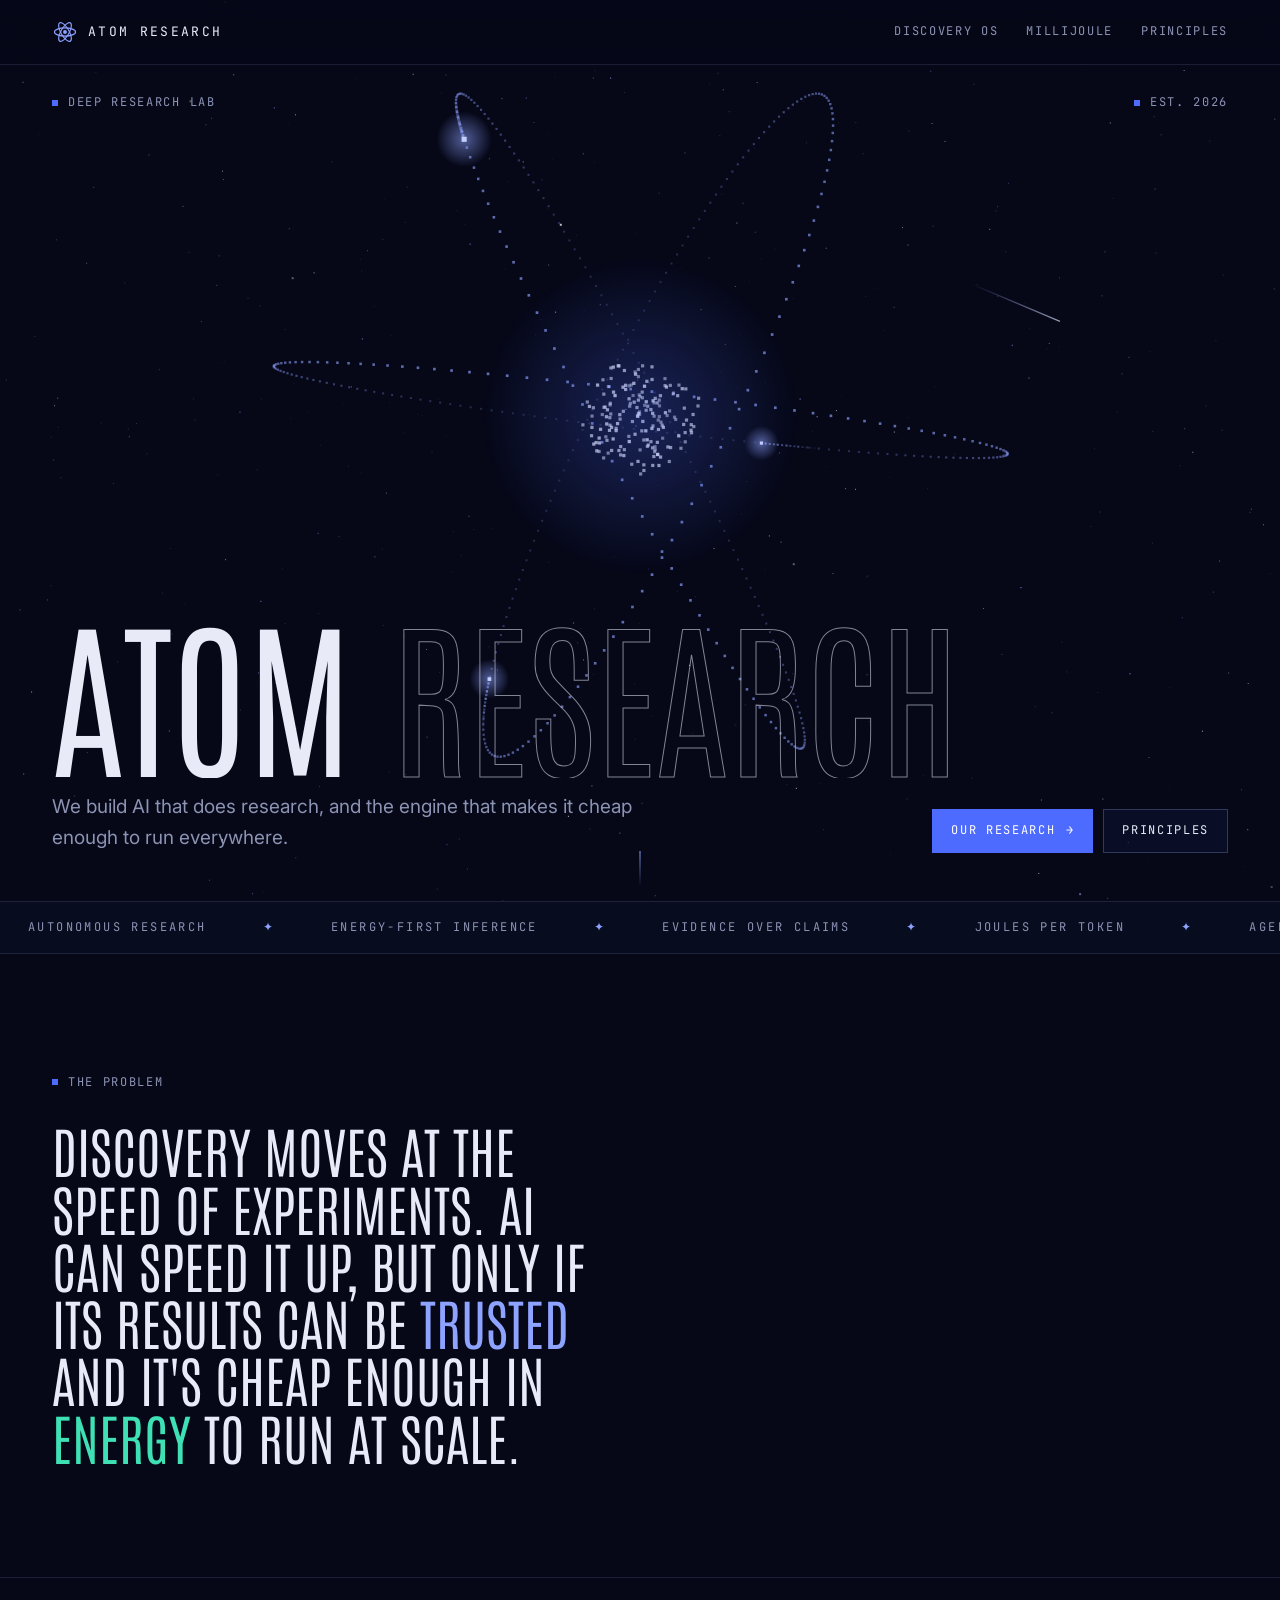
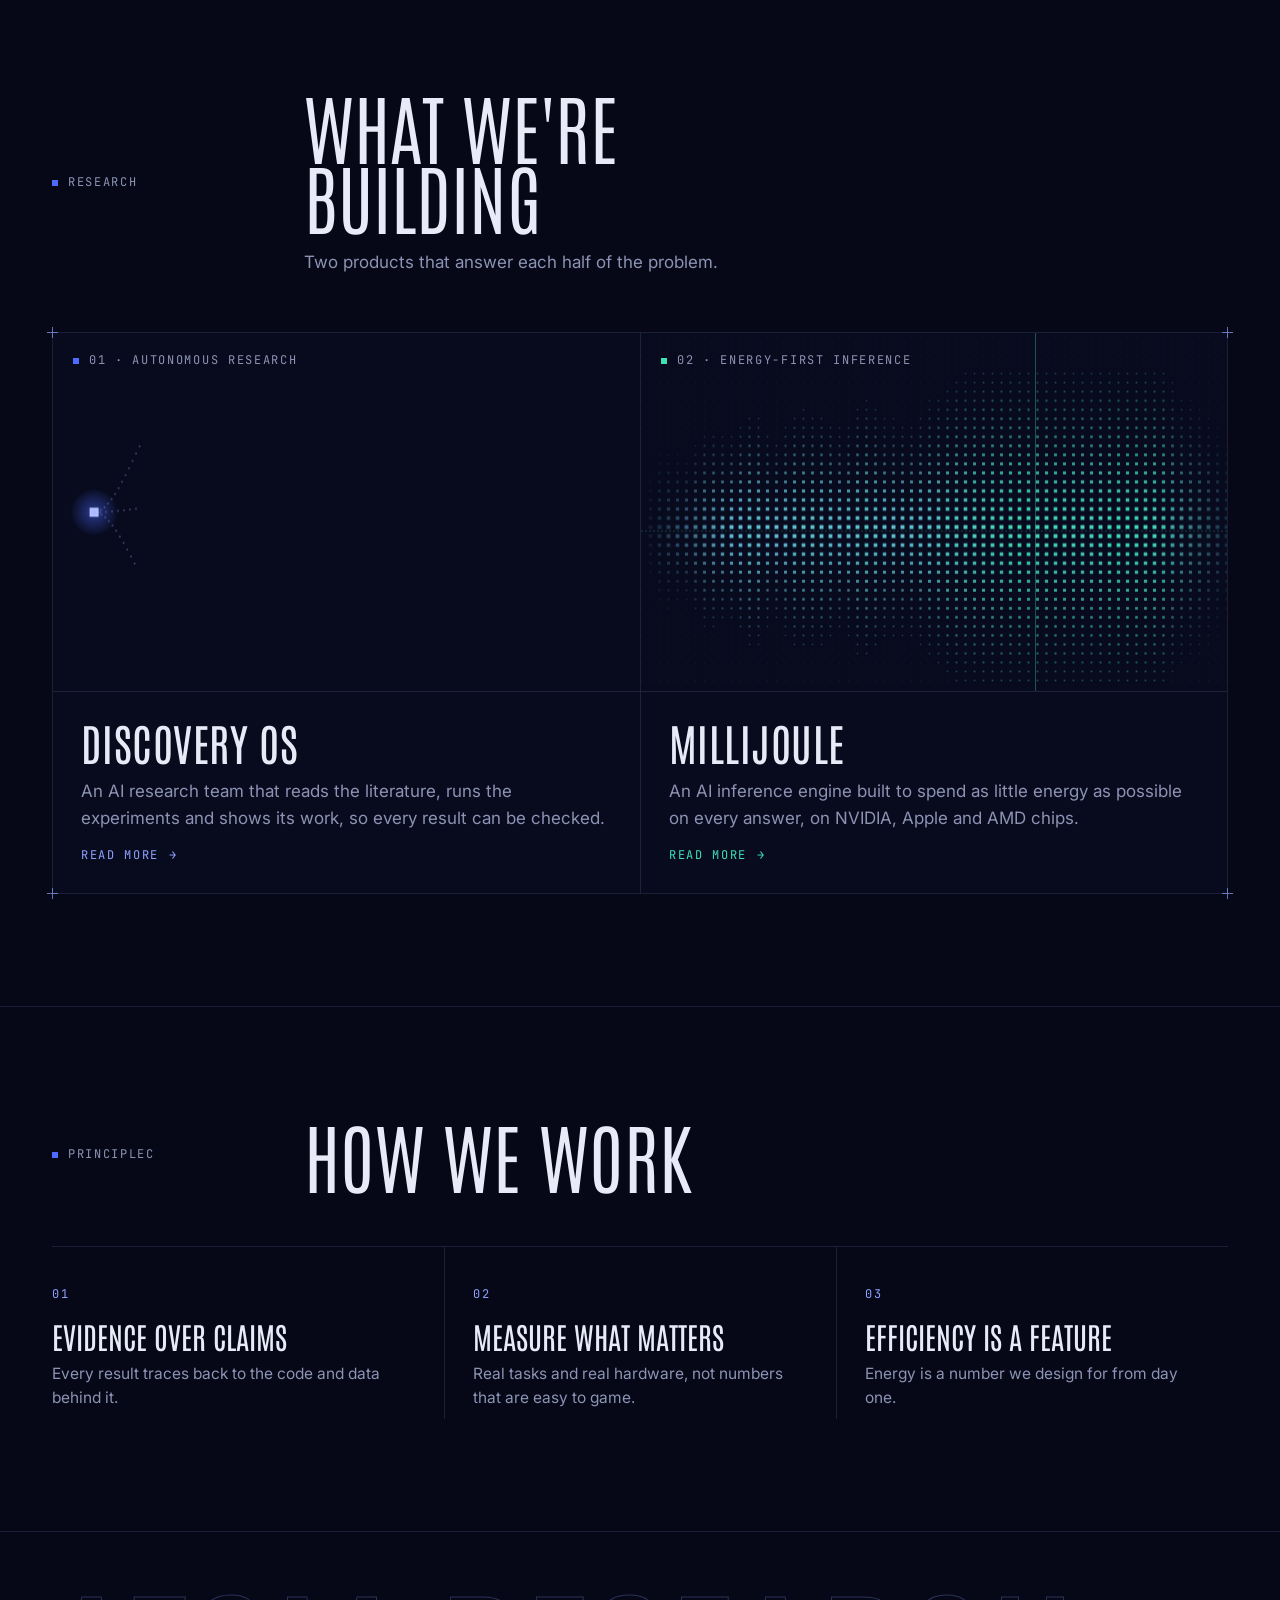
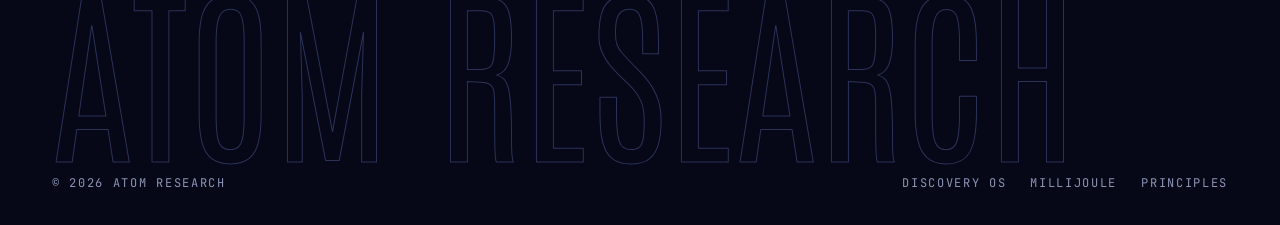
<file: index.html>
<!doctype html>
<html lang="en">
<head>
  <meta charset="utf-8">
  <meta name="viewport" content="width=device-width, initial-scale=1">
  <title>Atom Research</title>
  <meta name="description" content="Atom Research is a deep research lab working on autonomous research agents and energy-efficient AI inference.">
  <meta property="og:title" content="Atom Research">
  <meta property="og:description" content="A deep research lab building machines that do science, efficiently.">
  <link rel="icon" href="favicon.svg" type="image/svg+xml">
  <link rel="preconnect" href="https://fonts.googleapis.com">
  <link rel="preconnect" href="https://fonts.gstatic.com" crossorigin>
  <link href="https://fonts.googleapis.com/css2?family=Antonio:wght@200;300;400&family=Inter:wght@400;600&family=JetBrains+Mono:wght@400&display=swap" rel="stylesheet">
  <link rel="stylesheet" href="styles.css">
</head>
<body>
  <canvas class="stars" data-viz="stars" aria-hidden="true"></canvas>
  <div class="page">
    <header class="site-header">
      <div class="wrap">
        <a class="brand" href="./" aria-label="Atom Research home">
          <svg viewBox="0 0 32 32" fill="none" stroke="currentColor" stroke-width="1.4" aria-hidden="true"><ellipse cx="16" cy="16" rx="13" ry="5"/><ellipse cx="16" cy="16" rx="13" ry="5" transform="rotate(60 16 16)"/><ellipse cx="16" cy="16" rx="13" ry="5" transform="rotate(120 16 16)"/><circle cx="16" cy="16" r="2.4" fill="currentColor" stroke="none"/></svg>
          <span>Atom Research</span>
        </a>
        <nav class="nav">
          <a href="discovery-os.html">Discovery OS</a>
          <a href="millijoule.html">MilliJoule</a>
          <a class="hide-sm" href="#principles">Principles</a>
        </nav>
      </div>
    </header>

    <main>
      <section class="hero">
        <canvas class="hero-canvas" data-viz="atom" aria-hidden="true"></canvas>
        <div class="wrap">
          <div class="hero-top fade-in">
            <span class="label" data-scramble>Deep research lab</span>
            <span class="label" data-scramble>Est. 2026</span>
          </div>
          <div>
          <h1 class="mega">
            <span class="line"><span>Atom <span class="dim">Research</span></span></span>
          </h1>
          <div class="hero-foot fade-in">
            <p>We build AI that does research, and the engine that makes it cheap enough to run everywhere.</p>
            <div class="btns">
              <a class="btn solid" href="#research">Our research <span class="arrow">→</span></a>
              <a class="btn" href="#principles">Principles</a>
            </div>
          </div>
          </div>
        </div>
        <div class="scroll-cue" aria-hidden="true"></div>
      </section>

      <div class="marquee" aria-hidden="true">
        <div class="marquee-track">
          <span>Autonomous research<i>✦</i></span><span>Energy-first inference<i>✦</i></span><span>Evidence over claims<i>✦</i></span><span>Joules per token<i>✦</i></span><span>Agents that show their work<i>✦</i></span><span>Measure what matters<i>✦</i></span>
          <span>Autonomous research<i>✦</i></span><span>Energy-first inference<i>✦</i></span><span>Evidence over claims<i>✦</i></span><span>Joules per token<i>✦</i></span><span>Agents that show their work<i>✦</i></span><span>Measure what matters<i>✦</i></span>
        </div>
      </div>

      <section class="section">
        <div class="wrap">
          <span class="label reveal" data-scramble>The problem</span>
          <p class="statement reveal d1" style="margin-top:28px">Discovery moves at the speed of experiments. AI can speed it up, but only if its results can be <em>trusted</em> and it's cheap enough in <span class="en">energy</span> to run at scale.</p>
        </div>
      </section>

      <section class="section" id="research">
        <div class="wrap">
          <div class="section-head reveal">
            <span class="label" data-scramble>Research</span>
            <div>
              <h2>What we're<br>building</h2>
              <p>Two products that answer each half of the problem.</p>
            </div>
          </div>
          <div class="panels reveal d1">
            <span class="plus tl"></span><span class="plus tr"></span><span class="plus bl"></span><span class="plus br"></span>
            <a class="panel" href="discovery-os.html">
              <div class="viz">
                <span class="label">01 · Autonomous research</span>
                <canvas data-viz="tree" aria-hidden="true"></canvas>
              </div>
              <div class="body">
                <h3>Discovery OS</h3>
                <p>An AI research team that reads the literature, runs the experiments and shows its work, so every result can be checked.</p>
                <span class="go">Read more <span class="arrow">→</span></span>
              </div>
            </a>
            <a class="panel energy" href="millijoule.html">
              <div class="viz">
                <span class="label energy">02 · Energy-first inference</span>
                <canvas data-viz="power" aria-hidden="true"></canvas>
              </div>
              <div class="body">
                <h3>MilliJoule</h3>
                <p>An AI inference engine built to spend as little energy as possible on every answer, on NVIDIA, Apple and AMD chips.</p>
                <span class="go">Read more <span class="arrow">→</span></span>
              </div>
            </a>
          </div>
        </div>
      </section>

      <section class="section" id="principles">
        <div class="wrap">
          <div class="section-head reveal">
            <span class="label" data-scramble>Principles</span>
            <div><h2>How we work</h2></div>
          </div>
          <div class="principles">
            <div class="principle reveal">
              <span class="n">01</span>
              <h3>Evidence over claims</h3>
              <p>Every result traces back to the code and data behind it.</p>
            </div>
            <div class="principle reveal d1">
              <span class="n">02</span>
              <h3>Measure what matters</h3>
              <p>Real tasks and real hardware, not numbers that are easy to game.</p>
            </div>
            <div class="principle reveal d2">
              <span class="n">03</span>
              <h3>Efficiency is a feature</h3>
              <p>Energy is a number we design for from day one.</p>
            </div>
          </div>
        </div>
      </section>
    </main>

    <footer class="site-footer">
      <div class="wrap">
        <p class="footer-mega" aria-hidden="true">Atom Research</p>
        <div class="footer-row">
          <span>© 2026 Atom Research</span>
          <nav><a href="discovery-os.html">Discovery OS</a><a href="millijoule.html">MilliJoule</a><a href="#principles">Principles</a></nav>
        </div>
      </div>
    </footer>
  </div>
  <script src="site.js"></script>
</body>
</html>
</file>
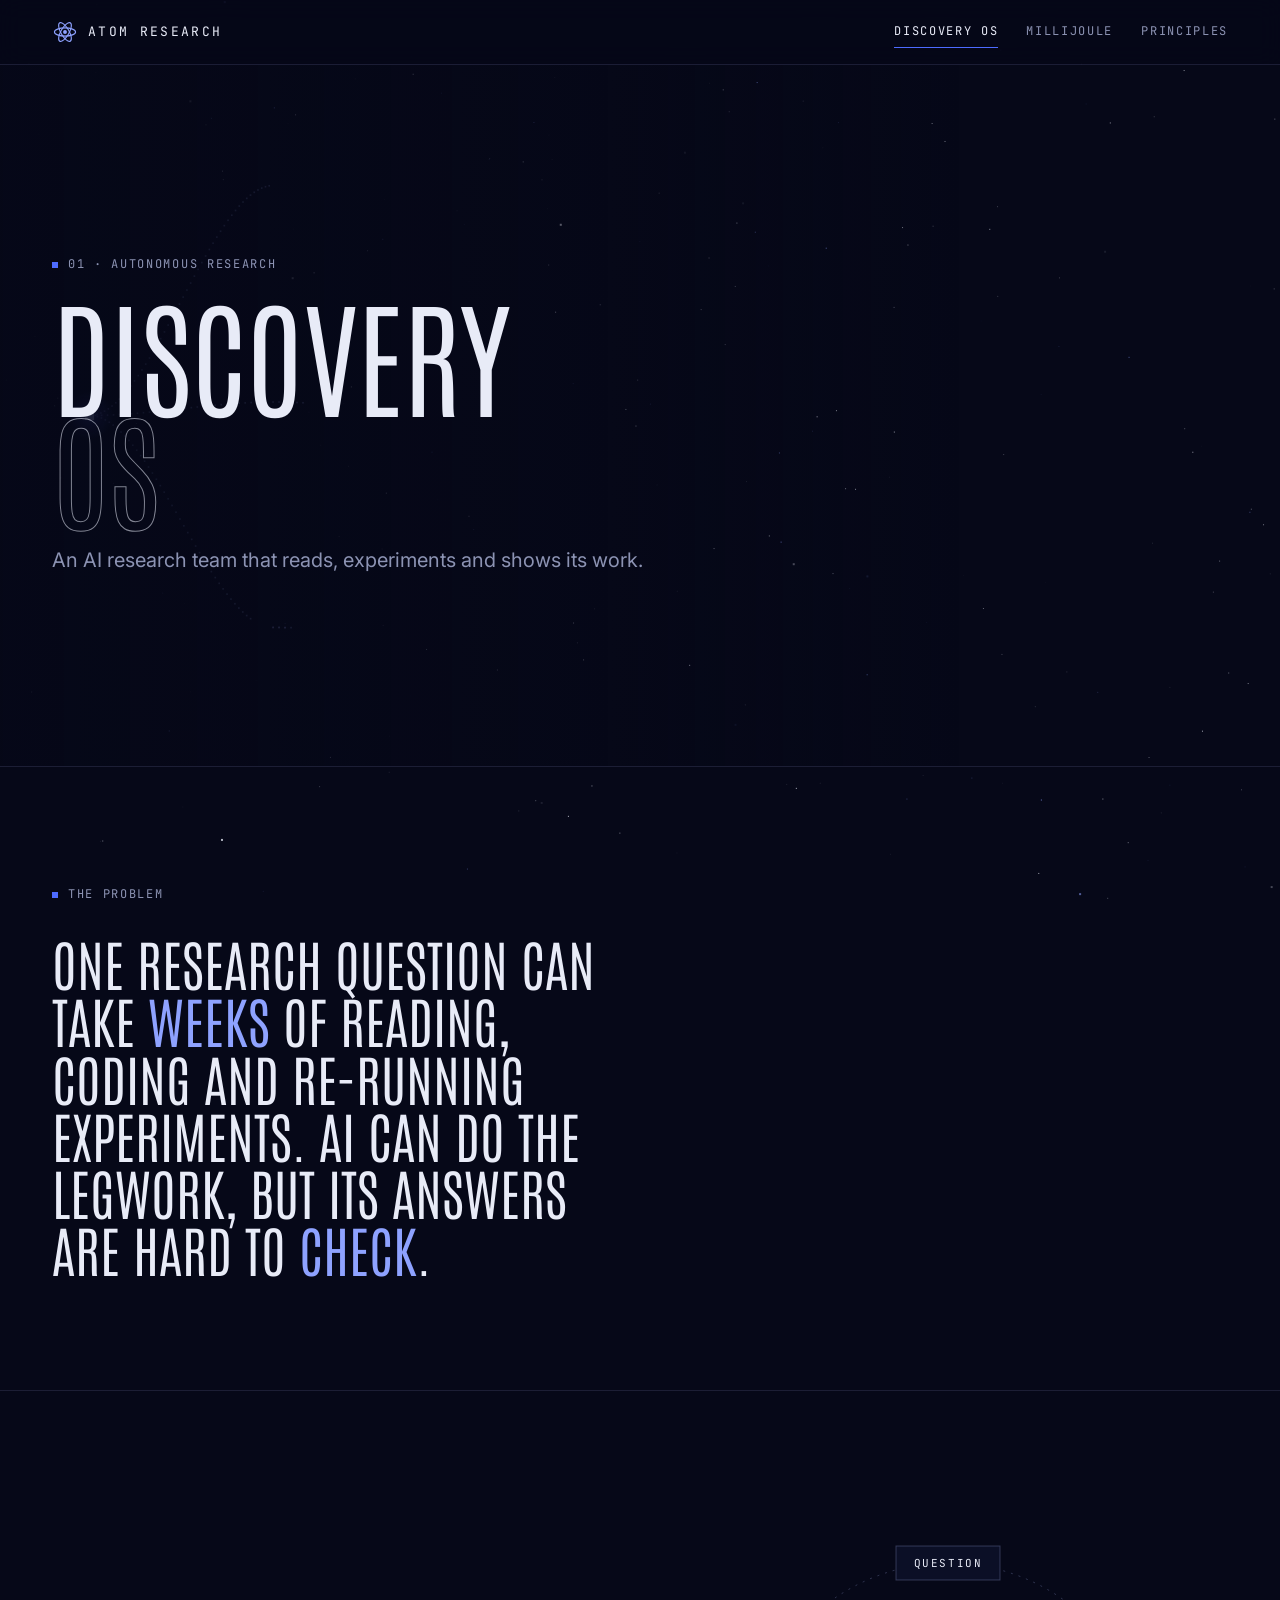
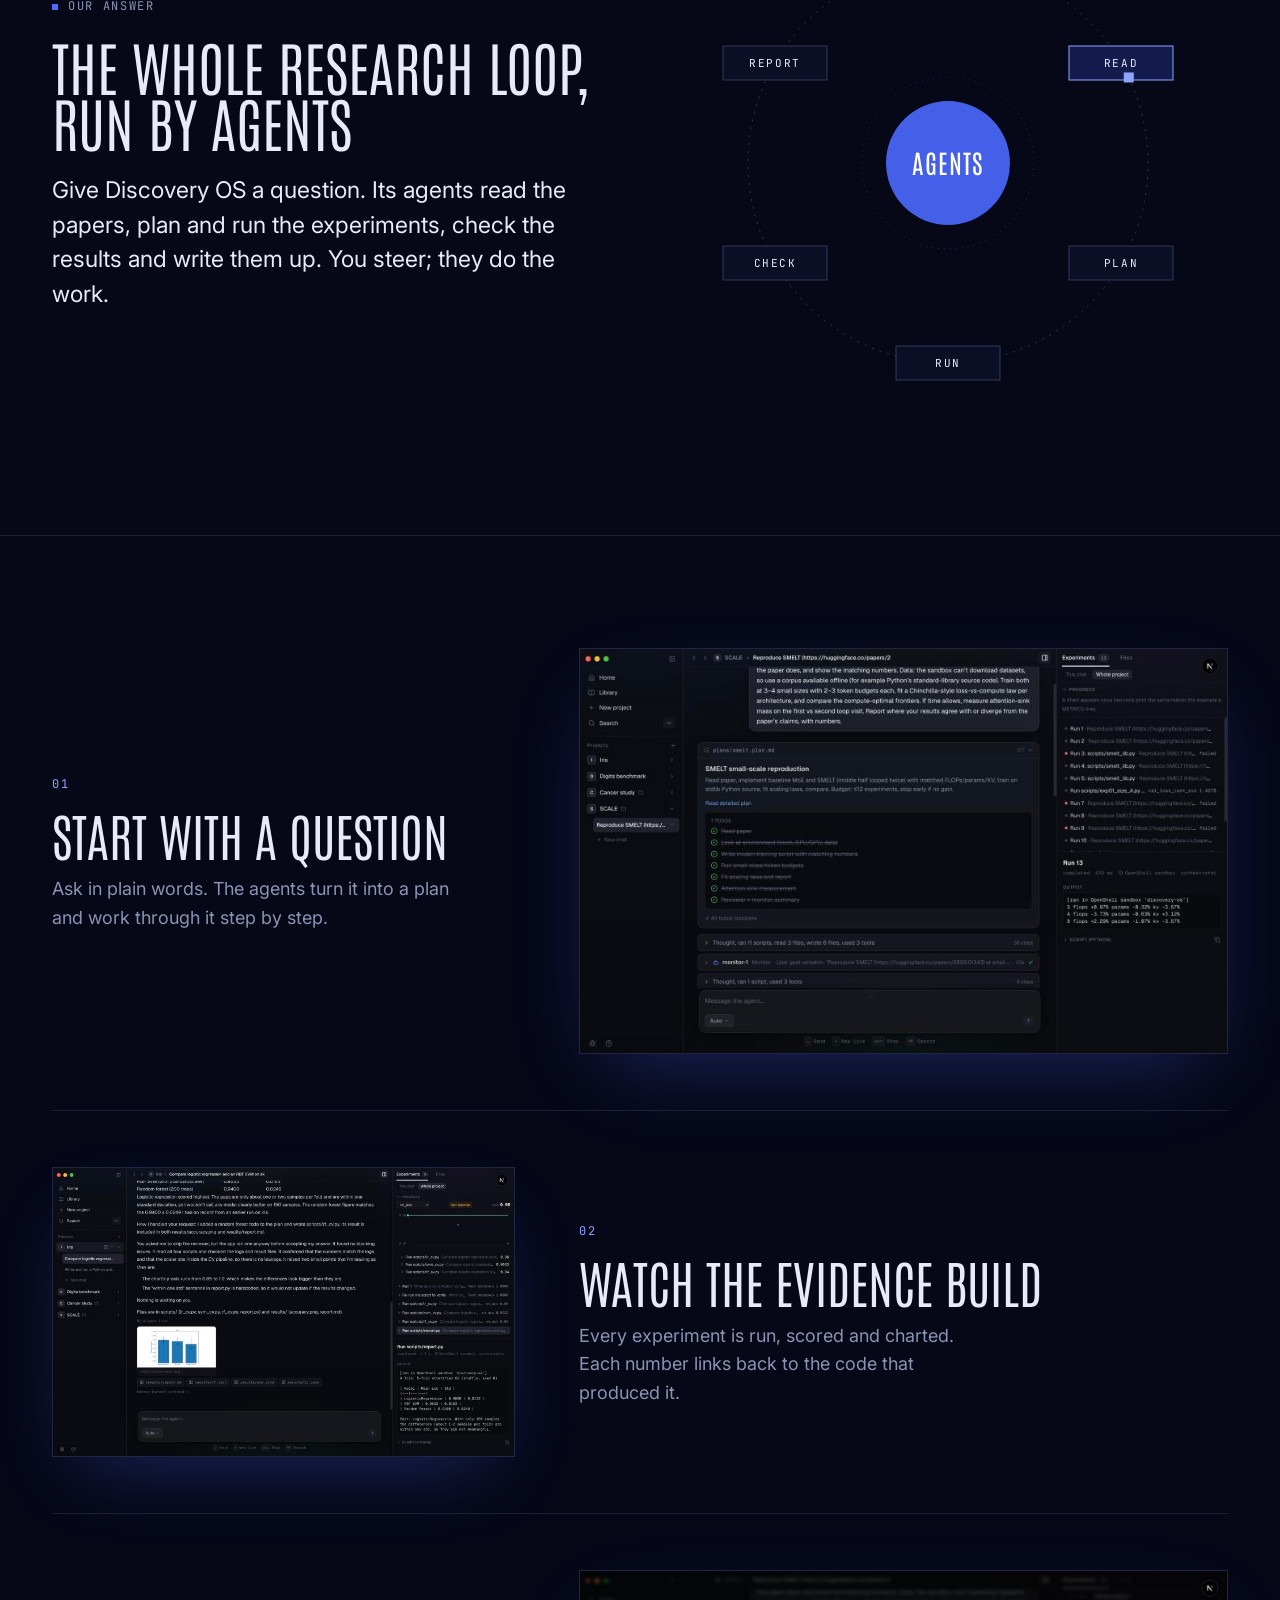
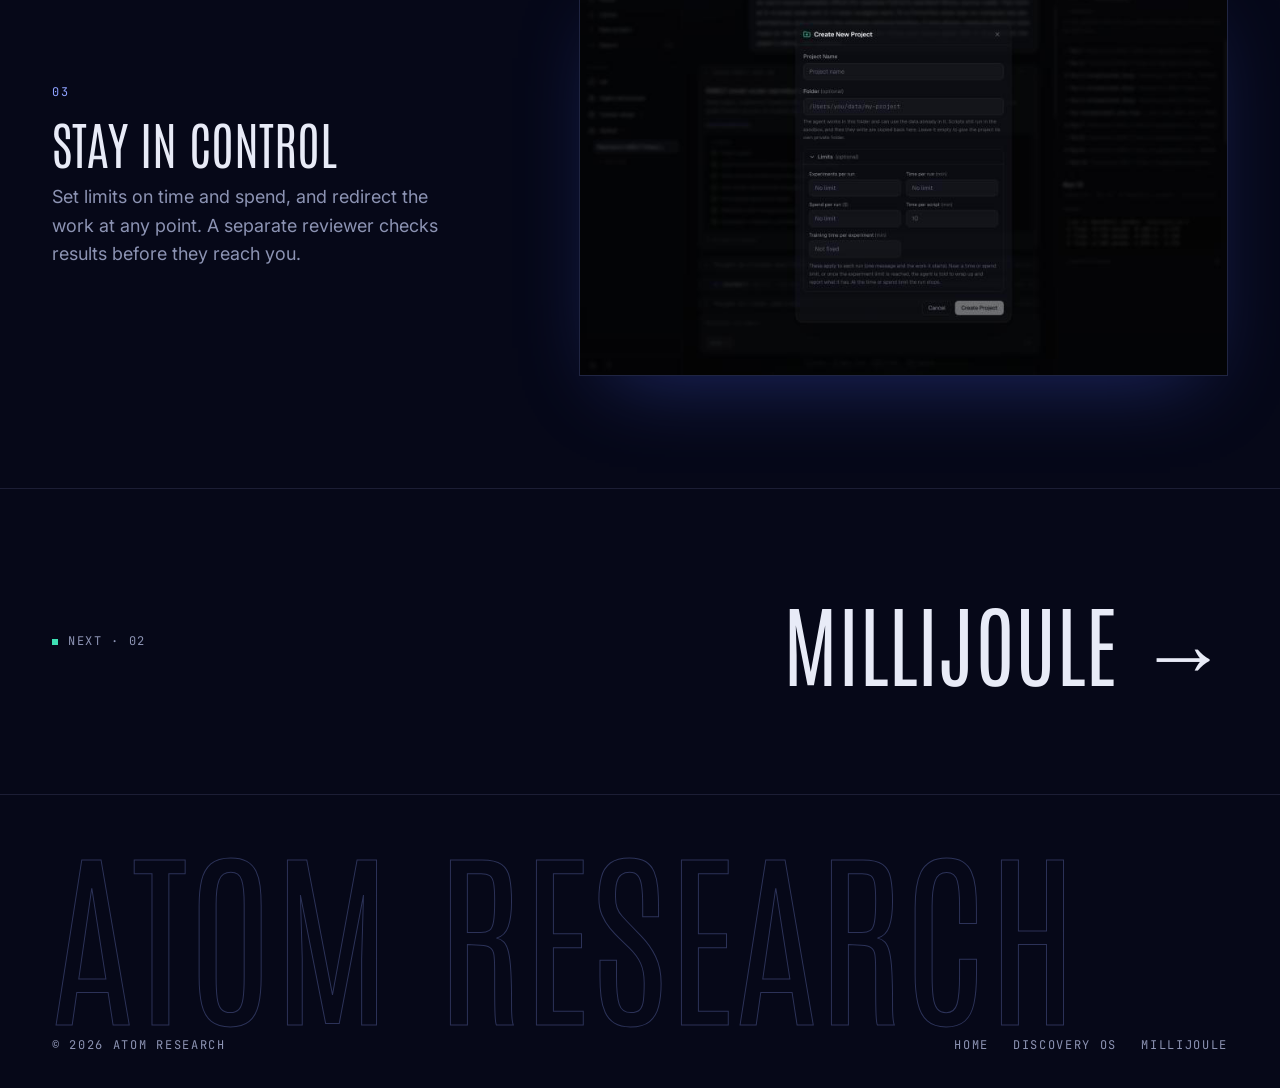
<file: discovery-os.html>
<!doctype html>
<html lang="en">
<head>
  <meta charset="utf-8">
  <meta name="viewport" content="width=device-width, initial-scale=1">
  <title>Discovery OS · Atom Research</title>
  <meta name="description" content="Discovery OS: an AI research team that reads the literature, runs the experiments and shows its work.">
  <link rel="icon" href="favicon.svg" type="image/svg+xml">
  <link rel="preconnect" href="https://fonts.googleapis.com">
  <link rel="preconnect" href="https://fonts.gstatic.com" crossorigin>
  <link href="https://fonts.googleapis.com/css2?family=Antonio:wght@200;300;400&family=Inter:wght@400;600&family=JetBrains+Mono:wght@400&display=swap" rel="stylesheet">
  <link rel="stylesheet" href="styles.css">
</head>
<body>
  <canvas class="stars" data-viz="stars" aria-hidden="true"></canvas>
  <div class="page">
    <header class="site-header">
      <div class="wrap">
        <a class="brand" href="./" aria-label="Atom Research home">
          <svg viewBox="0 0 32 32" fill="none" stroke="currentColor" stroke-width="1.4" aria-hidden="true"><ellipse cx="16" cy="16" rx="13" ry="5"/><ellipse cx="16" cy="16" rx="13" ry="5" transform="rotate(60 16 16)"/><ellipse cx="16" cy="16" rx="13" ry="5" transform="rotate(120 16 16)"/><circle cx="16" cy="16" r="2.4" fill="currentColor" stroke="none"/></svg>
          <span>Atom Research</span>
        </a>
        <nav class="nav">
          <a href="discovery-os.html" aria-current="page">Discovery OS</a>
          <a href="millijoule.html">MilliJoule</a>
          <a class="hide-sm" href="./#principles">Principles</a>
        </nav>
      </div>
    </header>

    <main>
      <section class="p-hero">
        <canvas data-viz="tree" aria-hidden="true"></canvas>
        <div class="wrap">
          <span class="label fade-in" data-scramble>01 · Autonomous research</span>
          <h1 class="mega" style="white-space:normal"><span class="line"><span>Discovery</span></span><span class="line"><span class="dim">OS</span></span></h1>
          <p class="lede fade-in">An AI research team that reads, experiments and shows its work.</p>
        </div>
      </section>

      <section class="section">
        <div class="wrap">
          <span class="label reveal" data-scramble>The problem</span>
          <p class="statement reveal d1" style="margin-top:28px">One research question can take <em>weeks</em> of reading, coding and re-running experiments. AI can do the legwork, but its answers are hard to <em>check</em>.</p>
        </div>
      </section>

      <section class="section">
        <div class="wrap split">
          <div class="reveal">
            <span class="label" data-scramble>Our answer</span>
            <h2 class="split-title">The whole research loop, run by agents</h2>
            <p class="big">Give Discovery OS a question. Its agents read the papers, plan and run the experiments, check the results and write them up. You steer; they do the work.</p>
          </div>
          <div class="reveal d1">
            <svg class="loop-diagram" viewBox="0 0 520 520" role="img" aria-label="The research loop: question, read, plan, run, check, report">
              <path id="loop-path" class="ring" d="M260,60 A200,200 0 0,1 260,460 A200,200 0 0,1 260,60"/>
              <circle class="core" cx="260" cy="260" r="62" opacity=".9"/>
              <circle cx="260" cy="260" r="86" fill="none" stroke="rgba(142,162,255,.25)" stroke-dasharray="1 5"/>
              <text class="core-text" x="260" y="262">AGENTS</text>
              <g class="node"><rect x="208" y="43" width="104" height="34"/><text x="260" y="61">QUESTION</text></g>
              <g class="node"><rect x="381" y="143" width="104" height="34"/><text x="433" y="161">READ</text></g>
              <g class="node"><rect x="381" y="343" width="104" height="34"/><text x="433" y="361">PLAN</text></g>
              <g class="node"><rect x="208" y="443" width="104" height="34"/><text x="260" y="461">RUN</text></g>
              <g class="node"><rect x="35" y="343" width="104" height="34"/><text x="87" y="361">CHECK</text></g>
              <g class="node"><rect x="35" y="143" width="104" height="34"/><text x="87" y="161">REPORT</text></g>
              <rect class="comet" x="-5" y="-5" width="10" height="10">
                <animateMotion dur="9s" repeatCount="indefinite"><mpath href="#loop-path"/></animateMotion>
              </rect>
            </svg>
          </div>
        </div>
      </section>

      <section class="section">
        <div class="wrap">
          <div class="story-row reveal">
            <div class="story-text">
              <span class="n">01</span>
              <h3>Start with a question</h3>
              <p>Ask in plain words. The agents turn it into a plan and work through it step by step.</p>
            </div>
            <figure class="shot"><img src="assets/discovery-os-research-plan.png" width="800" height="500" loading="lazy" alt="Discovery OS writing and working through a research plan"></figure>
          </div>
          <div class="story-row flip reveal">
            <div class="story-text">
              <span class="n">02</span>
              <h3>Watch the evidence build</h3>
              <p>Every experiment is run, scored and charted. Each number links back to the code that produced it.</p>
            </div>
            <figure class="shot"><img src="assets/discovery-os-experiments.png" width="800" height="500" loading="lazy" alt="Discovery OS charting experiment results and ranking runs"></figure>
          </div>
          <div class="story-row reveal">
            <div class="story-text">
              <span class="n">03</span>
              <h3>Stay in control</h3>
              <p>Set limits on time and spend, and redirect the work at any point. A separate reviewer checks results before they reach you.</p>
            </div>
            <figure class="shot"><img src="assets/discovery-os-project-limits.png" width="800" height="500" loading="lazy" alt="Setting a project's limits on experiments, time and spend"></figure>
          </div>
        </div>
      </section>

      <section class="section">
        <div class="wrap next reveal">
          <span class="label energy">Next · 02</span>
          <a class="big" href="millijoule.html">MilliJoule →</a>
        </div>
      </section>
    </main>

    <footer class="site-footer">
      <div class="wrap">
        <p class="footer-mega" aria-hidden="true">Atom Research</p>
        <div class="footer-row">
          <span>© 2026 Atom Research</span>
          <nav><a href="./">Home</a><a href="discovery-os.html">Discovery OS</a><a href="millijoule.html">MilliJoule</a></nav>
        </div>
      </div>
    </footer>
  </div>
  <script src="site.js"></script>
</body>
</html>
</file>
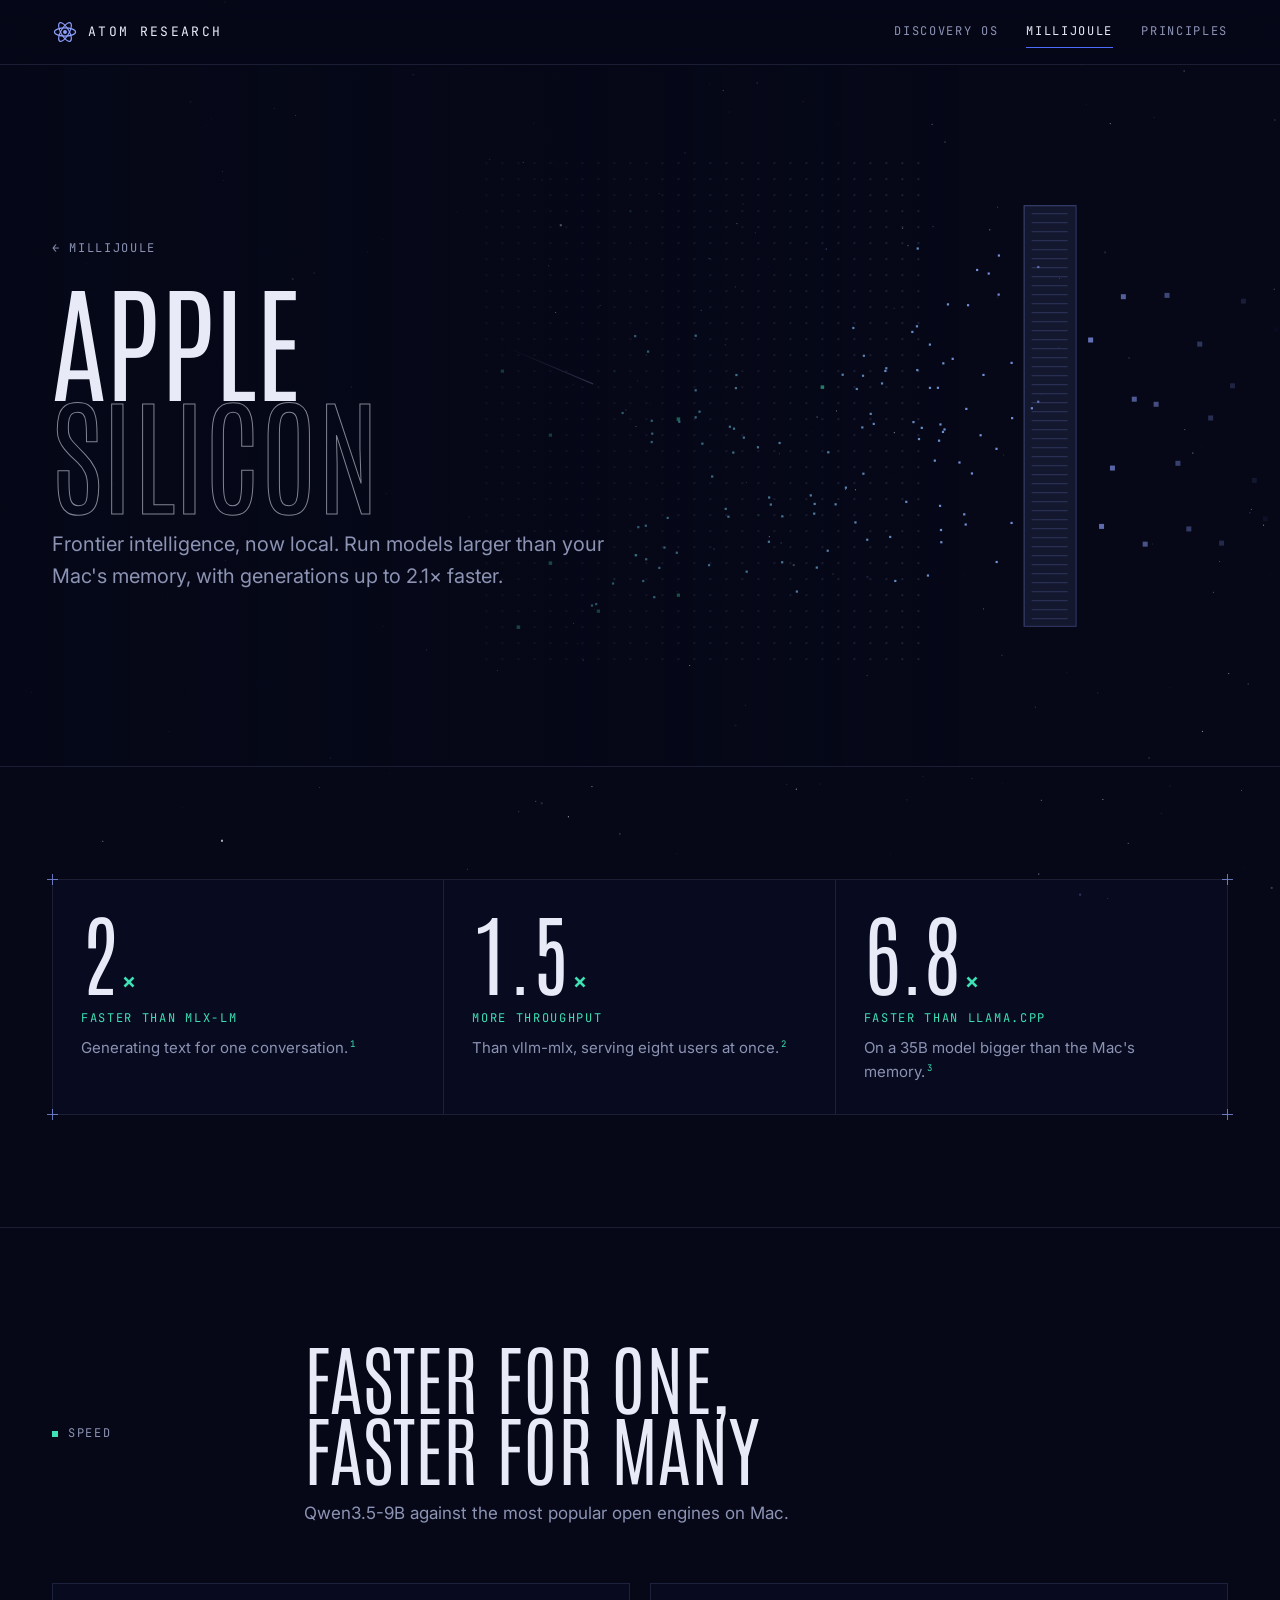
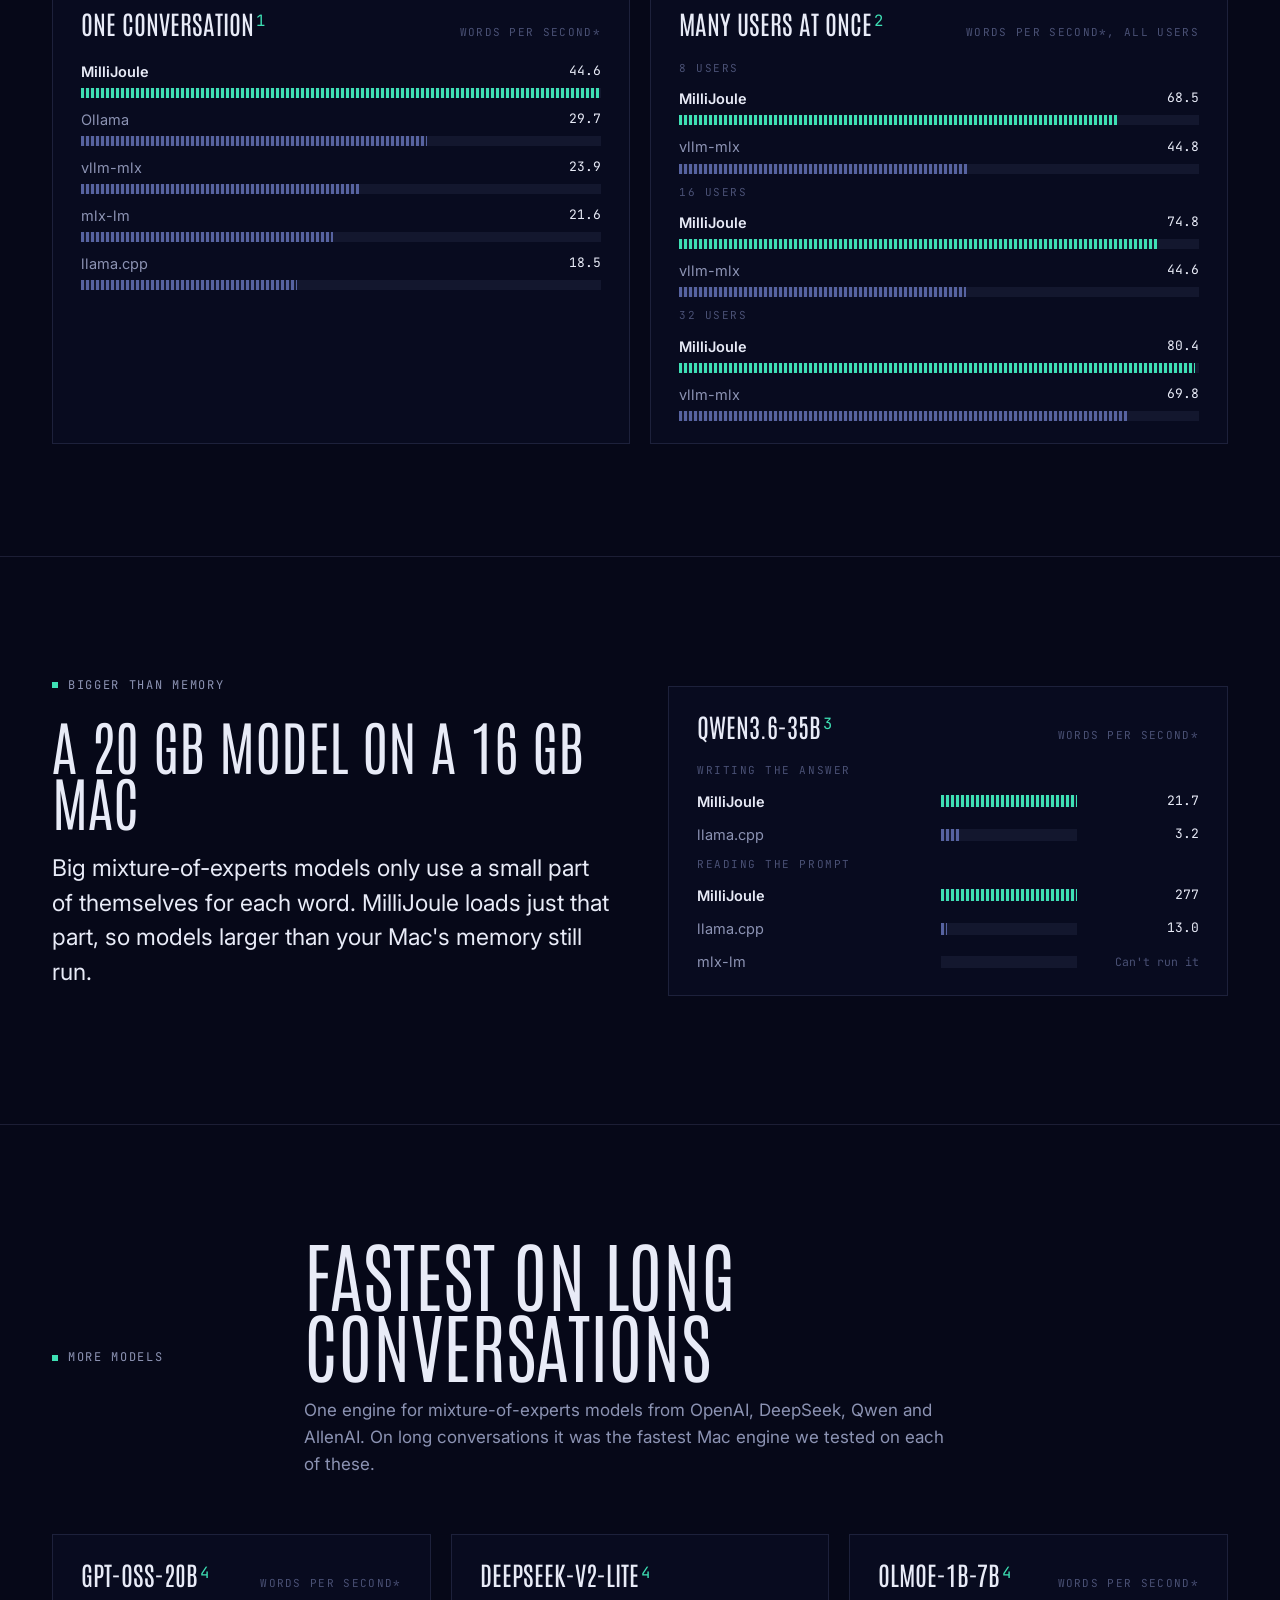
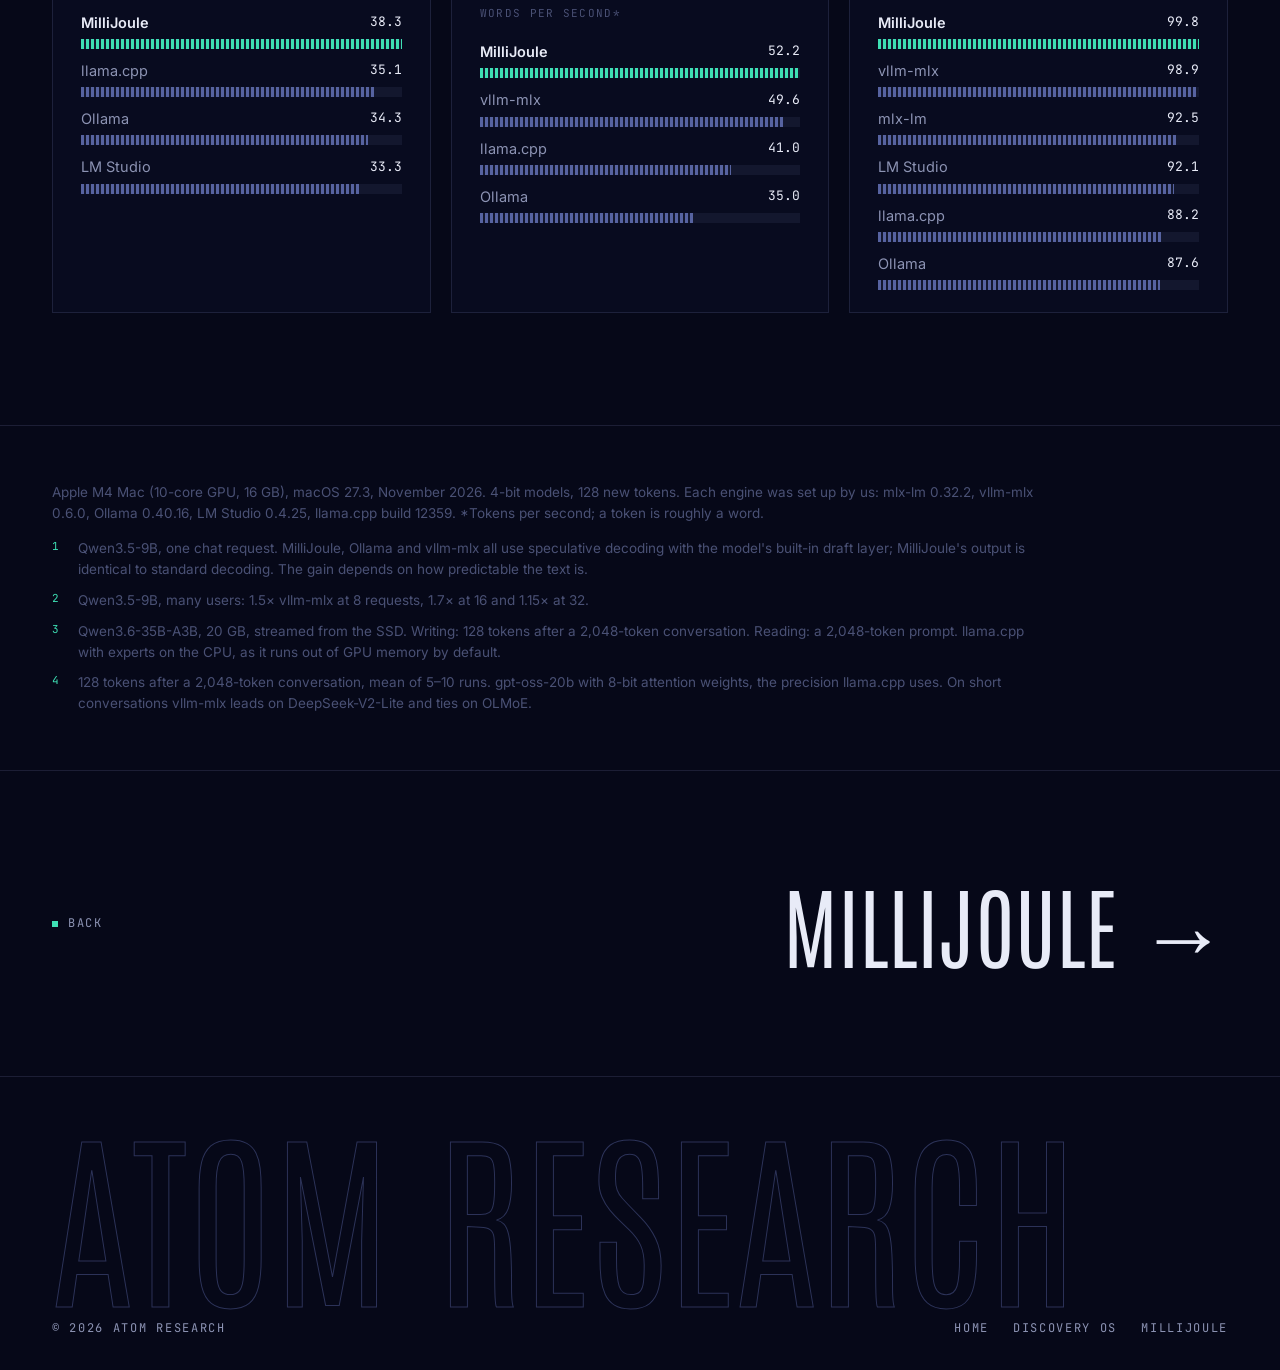
<file: millijoule-mlx.html>
<!doctype html>
<html lang="en">
<head>
  <meta charset="utf-8">
  <meta name="viewport" content="width=device-width, initial-scale=1">
  <title>MilliJoule on Apple silicon · Atom Research</title>
  <meta name="description" content="MilliJoule on Apple silicon: frontier intelligence, now local. Run models larger than your Mac's memory, with generations up to 2.1× faster.">
  <link rel="icon" href="favicon.svg" type="image/svg+xml">
  <link rel="preconnect" href="https://fonts.googleapis.com">
  <link rel="preconnect" href="https://fonts.gstatic.com" crossorigin>
  <link href="https://fonts.googleapis.com/css2?family=Antonio:wght@200;300;400&family=Inter:wght@400;600&family=JetBrains+Mono:wght@400&display=swap" rel="stylesheet">
  <link rel="stylesheet" href="styles.css">
</head>
<body class="energy-page">
  <canvas class="stars" data-viz="stars" aria-hidden="true"></canvas>
  <div class="page">
    <header class="site-header">
      <div class="wrap">
        <a class="brand" href="./" aria-label="Atom Research home">
          <svg viewBox="0 0 32 32" fill="none" stroke="currentColor" stroke-width="1.4" aria-hidden="true"><ellipse cx="16" cy="16" rx="13" ry="5"/><ellipse cx="16" cy="16" rx="13" ry="5" transform="rotate(60 16 16)"/><ellipse cx="16" cy="16" rx="13" ry="5" transform="rotate(120 16 16)"/><circle cx="16" cy="16" r="2.4" fill="currentColor" stroke="none"/></svg>
          <span>Atom Research</span>
        </a>
        <nav class="nav">
          <a href="discovery-os.html">Discovery OS</a>
          <a href="millijoule.html" aria-current="page">MilliJoule</a>
          <a class="hide-sm" href="./#principles">Principles</a>
        </nav>
      </div>
    </header>

    <main>
      <section class="p-hero">
        <canvas data-viz="experts" aria-hidden="true"></canvas>
        <div class="wrap">
          <a class="crumb fade-in" href="millijoule.html">← MilliJoule</a>
          <h1 class="mega" style="white-space:normal"><span class="line"><span>Apple</span></span><span class="line"><span class="dim">Silicon</span></span></h1>
          <p class="lede fade-in">Frontier intelligence, now local. Run models larger than your Mac's memory, with generations up to 2.1× faster.</p>
        </div>
      </section>

      <section class="section">
        <div class="wrap">
          <div class="stats reveal">
            <span class="plus tl"></span><span class="plus tr"></span><span class="plus bl"></span><span class="plus br"></span>
            <div class="stat">
              <div class="big">2<small>×</small></div>
              <h3>Faster than mlx-lm</h3>
              <p>Generating text for one conversation.<sup>1</sup></p>
            </div>
            <div class="stat">
              <div class="big">1.5<small>×</small></div>
              <h3>More throughput</h3>
              <p>Than vllm-mlx, serving eight users at once.<sup>2</sup></p>
            </div>
            <div class="stat">
              <div class="big">6.8<small>×</small></div>
              <h3>Faster than llama.cpp</h3>
              <p>On a 35B model bigger than the Mac's memory.<sup>3</sup></p>
            </div>
          </div>
        </div>
      </section>

      <section class="section">
        <div class="wrap">
          <div class="section-head reveal">
            <span class="label energy" data-scramble>Speed</span>
            <div>
              <h2>Faster for one,<br>faster for many</h2>
              <p>Qwen3.5-9B against the most popular open engines on Mac.</p>
            </div>
          </div>
          <div class="chart-pair">
            <div class="chart reveal d1">
              <div class="chart-head">
                <h3>One conversation<sup>1</sup></h3>
                <span class="unit">words per second*</span>
              </div>
              <ul class="bars">
                <li class="us"><span class="name">MilliJoule</span><span class="track"><i style="--w:100%"></i></span><span class="val">44.6</span></li>
                <li><span class="name">Ollama</span><span class="track"><i style="--w:66.6%"></i></span><span class="val">29.7</span></li>
                <li><span class="name">vllm-mlx</span><span class="track"><i style="--w:53.6%"></i></span><span class="val">23.9</span></li>
                <li><span class="name">mlx-lm</span><span class="track"><i style="--w:48.4%"></i></span><span class="val">21.6</span></li>
                <li><span class="name">llama.cpp</span><span class="track"><i style="--w:41.5%"></i></span><span class="val">18.5</span></li>
              </ul>
            </div>
            <div class="chart reveal d2">
              <div class="chart-head">
                <h3>Many users at once<sup>2</sup></h3>
                <span class="unit">words per second*, all users</span>
              </div>
              <ul class="bars">
                <li><span class="group">8 users</span></li>
                <li class="us"><span class="name">MilliJoule</span><span class="track"><i style="--w:84.6%"></i></span><span class="val">68.5</span></li>
                <li><span class="name">vllm-mlx</span><span class="track"><i style="--w:55.3%"></i></span><span class="val">44.8</span></li>
                <li><span class="group">16 users</span></li>
                <li class="us"><span class="name">MilliJoule</span><span class="track"><i style="--w:92.3%"></i></span><span class="val">74.8</span></li>
                <li><span class="name">vllm-mlx</span><span class="track"><i style="--w:55.1%"></i></span><span class="val">44.6</span></li>
                <li><span class="group">32 users</span></li>
                <li class="us"><span class="name">MilliJoule</span><span class="track"><i style="--w:99.3%"></i></span><span class="val">80.4</span></li>
                <li><span class="name">vllm-mlx</span><span class="track"><i style="--w:86.2%"></i></span><span class="val">69.8</span></li>
              </ul>
            </div>
          </div>
        </div>
      </section>

      <section class="section">
        <div class="wrap split">
          <div class="reveal">
            <span class="label energy" data-scramble>Bigger than memory</span>
            <h2 class="split-title">A 20 GB model on a 16 GB Mac</h2>
            <p class="big">Big mixture-of-experts models only use a small part of themselves for each word. MilliJoule loads just that part, so models larger than your Mac's memory still run.</p>
          </div>
          <div class="chart reveal d1">
            <div class="chart-head">
              <h3>Qwen3.6-35B<sup>3</sup></h3>
              <span class="unit">words per second*</span>
            </div>
            <ul class="bars">
              <li><span class="group">Writing the answer</span></li>
              <li class="us"><span class="name">MilliJoule</span><span class="track"><i style="--w:100%"></i></span><span class="val">21.7</span></li>
              <li><span class="name">llama.cpp</span><span class="track"><i style="--w:14.7%"></i></span><span class="val">3.2</span></li>
              <li><span class="group">Reading the prompt</span></li>
              <li class="us"><span class="name">MilliJoule</span><span class="track"><i style="--w:100%"></i></span><span class="val">277</span></li>
              <li><span class="name">llama.cpp</span><span class="track"><i style="--w:4.7%"></i></span><span class="val">13.0</span></li>
              <li class="na"><span class="name">mlx-lm</span><span class="track"><i></i></span><span class="val">Can't run it</span></li>
            </ul>
          </div>
        </div>
      </section>

      <section class="section">
        <div class="wrap">
          <div class="section-head reveal">
            <span class="label energy" data-scramble>More models</span>
            <div>
              <h2>Fastest on long<br>conversations</h2>
              <p>One engine for mixture-of-experts models from OpenAI, DeepSeek, Qwen and AllenAI. On long conversations it was the fastest Mac engine we tested on each of these.</p>
            </div>
          </div>
          <div class="chart-trio">
            <div class="chart reveal d1">
              <div class="chart-head">
                <h3>gpt-oss-20b<sup>4</sup></h3>
                <span class="unit">words per second*</span>
              </div>
              <ul class="bars">
                <li class="us"><span class="name">MilliJoule</span><span class="track"><i style="--w:100%"></i></span><span class="val">38.3</span></li>
                <li><span class="name">llama.cpp</span><span class="track"><i style="--w:91.5%"></i></span><span class="val">35.1</span></li>
                <li><span class="name">Ollama</span><span class="track"><i style="--w:89.4%"></i></span><span class="val">34.3</span></li>
                <li><span class="name">LM Studio</span><span class="track"><i style="--w:87%"></i></span><span class="val">33.3</span></li>
              </ul>
            </div>
            <div class="chart reveal d2">
              <div class="chart-head">
                <h3>DeepSeek-V2-Lite<sup>4</sup></h3>
                <span class="unit">words per second*</span>
              </div>
              <ul class="bars">
                <li class="us"><span class="name">MilliJoule</span><span class="track"><i style="--w:100%"></i></span><span class="val">52.2</span></li>
                <li><span class="name">vllm-mlx</span><span class="track"><i style="--w:95%"></i></span><span class="val">49.6</span></li>
                <li><span class="name">llama.cpp</span><span class="track"><i style="--w:78.5%"></i></span><span class="val">41.0</span></li>
                <li><span class="name">Ollama</span><span class="track"><i style="--w:67%"></i></span><span class="val">35.0</span></li>
              </ul>
            </div>
            <div class="chart reveal d3">
              <div class="chart-head">
                <h3>OLMoE-1B-7B<sup>4</sup></h3>
                <span class="unit">words per second*</span>
              </div>
              <ul class="bars">
                <li class="us"><span class="name">MilliJoule</span><span class="track"><i style="--w:100%"></i></span><span class="val">99.8</span></li>
                <li><span class="name">vllm-mlx</span><span class="track"><i style="--w:99.1%"></i></span><span class="val">98.9</span></li>
                <li><span class="name">mlx-lm</span><span class="track"><i style="--w:92.7%"></i></span><span class="val">92.5</span></li>
                <li><span class="name">LM Studio</span><span class="track"><i style="--w:92.3%"></i></span><span class="val">92.1</span></li>
                <li><span class="name">llama.cpp</span><span class="track"><i style="--w:88.4%"></i></span><span class="val">88.2</span></li>
                <li><span class="name">Ollama</span><span class="track"><i style="--w:87.8%"></i></span><span class="val">87.6</span></li>
              </ul>
            </div>
          </div>
        </div>
      </section>

      <section class="section" style="padding:56px 0">
        <div class="wrap">
          <ol class="footnotes reveal">
            <li class="plain">Apple M4 Mac (10-core GPU, 16 GB), macOS 27.3, November 2026. 4-bit models, 128 new tokens. Each engine was set up by us: mlx-lm 0.32.2, vllm-mlx 0.6.0, Ollama 0.40.16, LM Studio 0.4.25, llama.cpp build 12359. *Tokens per second; a token is roughly a word.</li>
            <li>Qwen3.5-9B, one chat request. MilliJoule, Ollama and vllm-mlx all use speculative decoding with the model's built-in draft layer; MilliJoule's output is identical to standard decoding. The gain depends on how predictable the text is.</li>
            <li>Qwen3.5-9B, many users: 1.5× vllm-mlx at 8 requests, 1.7× at 16 and 1.15× at 32.</li>
            <li>Qwen3.6-35B-A3B, 20 GB, streamed from the SSD. Writing: 128 tokens after a 2,048-token conversation. Reading: a 2,048-token prompt. llama.cpp with experts on the CPU, as it runs out of GPU memory by default.</li>
            <li>128 tokens after a 2,048-token conversation, mean of 5–10 runs. gpt-oss-20b with 8-bit attention weights, the precision llama.cpp uses. On short conversations vllm-mlx leads on DeepSeek-V2-Lite and ties on OLMoE.</li>
          </ol>
        </div>
      </section>

      <section class="section">
        <div class="wrap next reveal">
          <span class="label energy">Back</span>
          <a class="big" href="millijoule.html">MilliJoule →</a>
        </div>
      </section>
    </main>

    <footer class="site-footer">
      <div class="wrap">
        <p class="footer-mega" aria-hidden="true">Atom Research</p>
        <div class="footer-row">
          <span>© 2026 Atom Research</span>
          <nav><a href="./">Home</a><a href="discovery-os.html">Discovery OS</a><a href="millijoule.html">MilliJoule</a></nav>
        </div>
      </div>
    </footer>
  </div>
  <script src="site.js"></script>
</body>
</html>
</file>
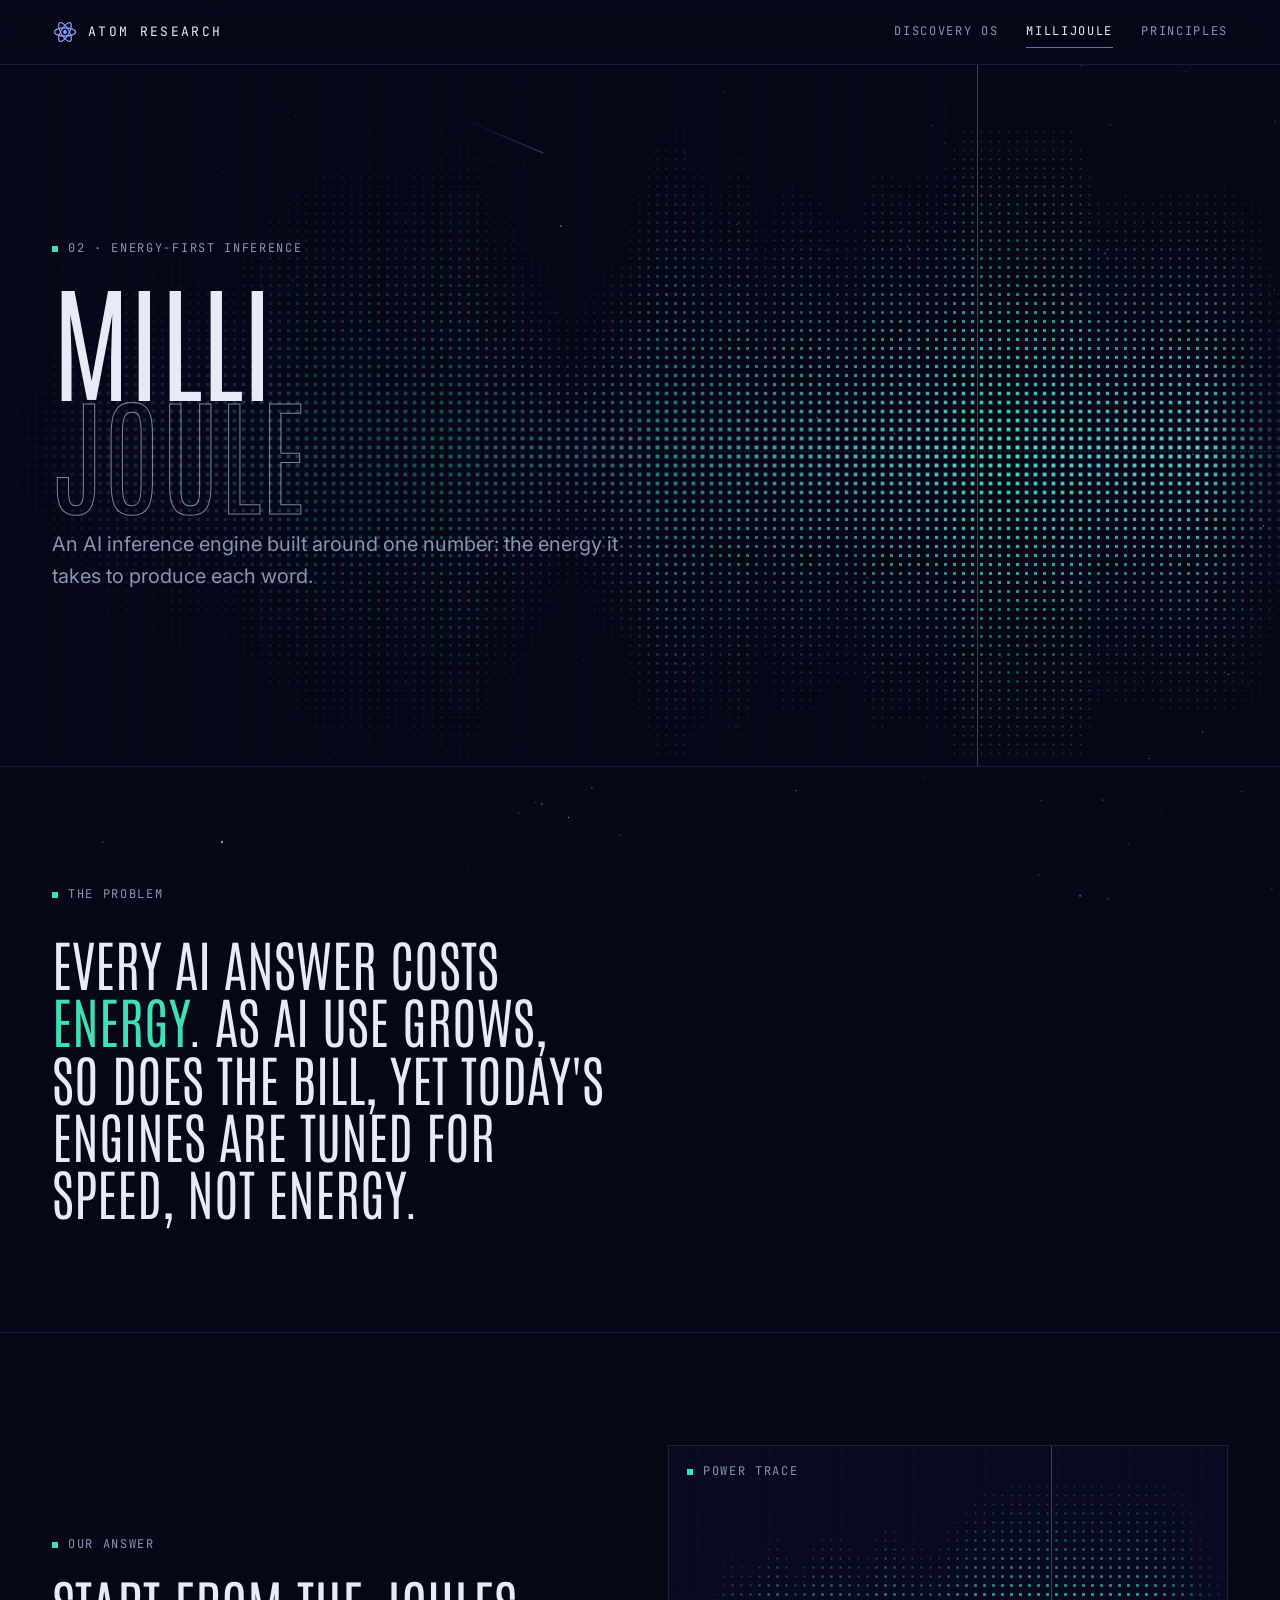
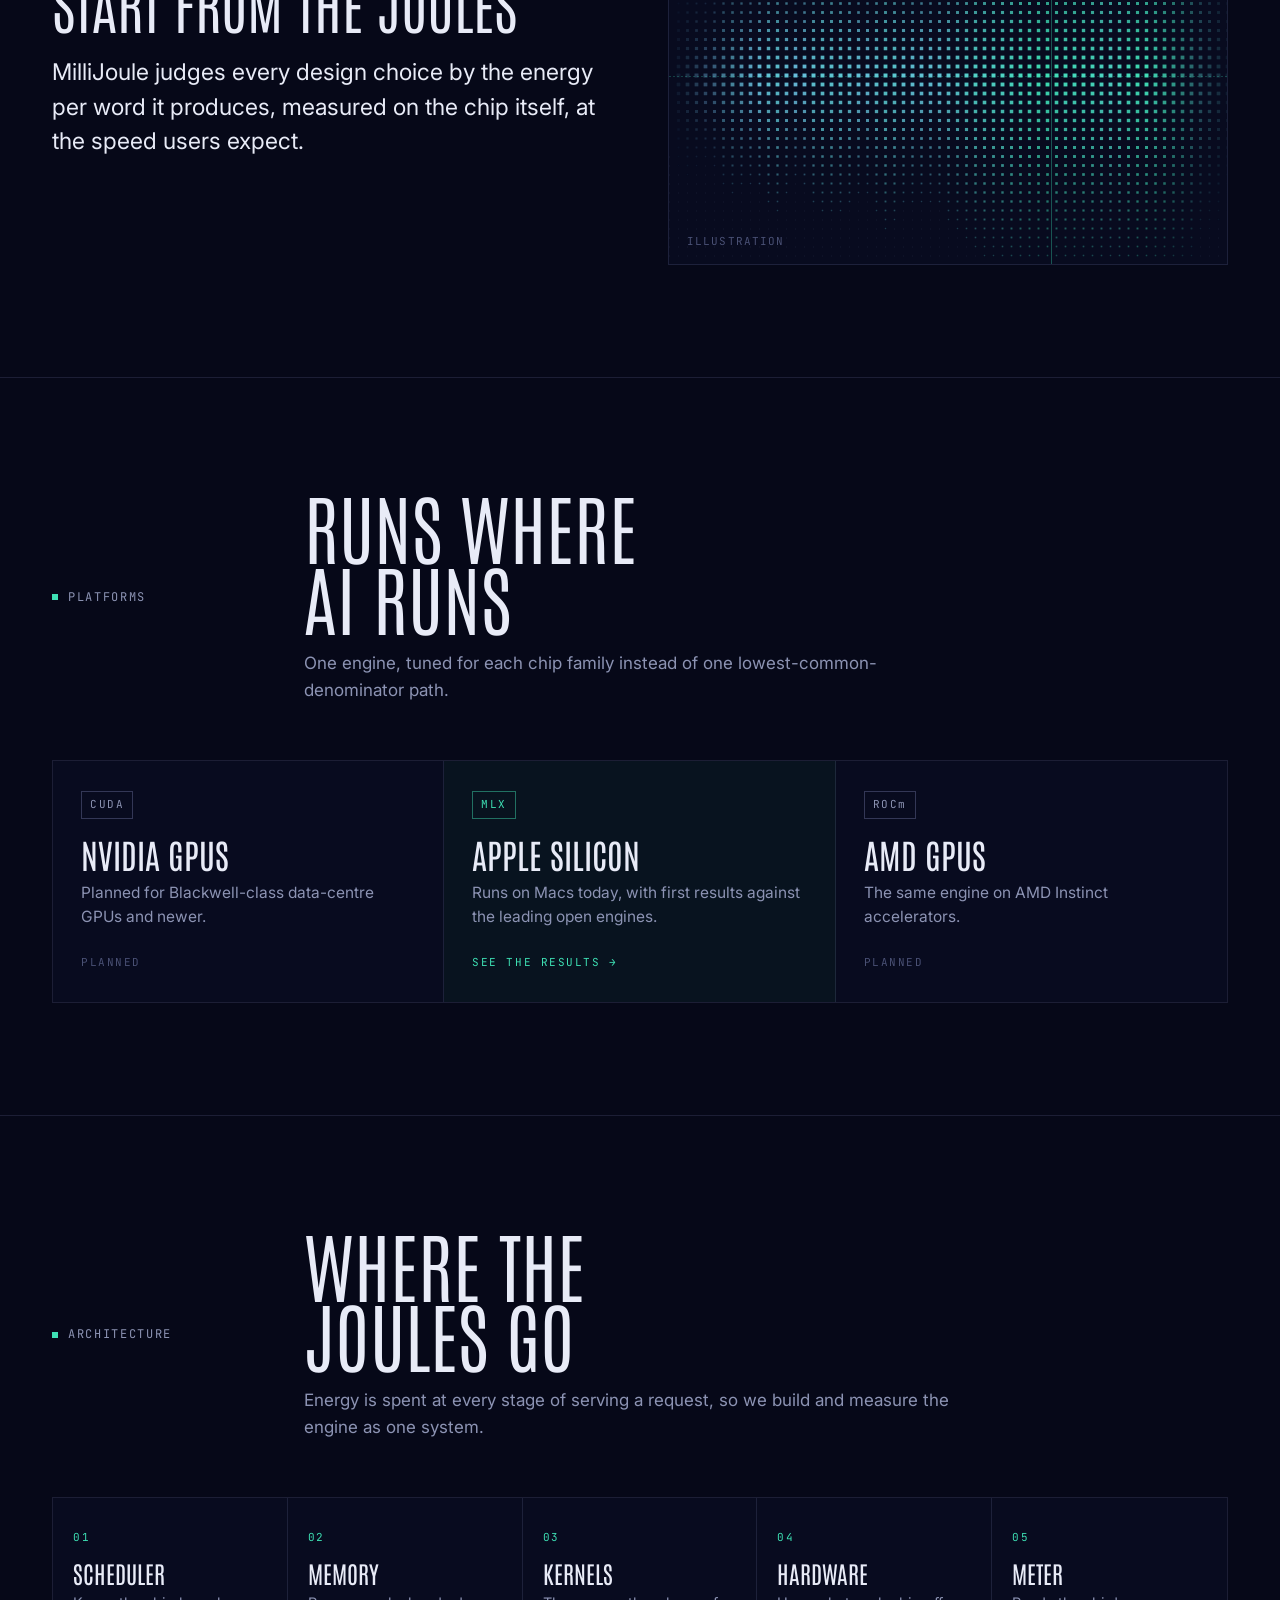
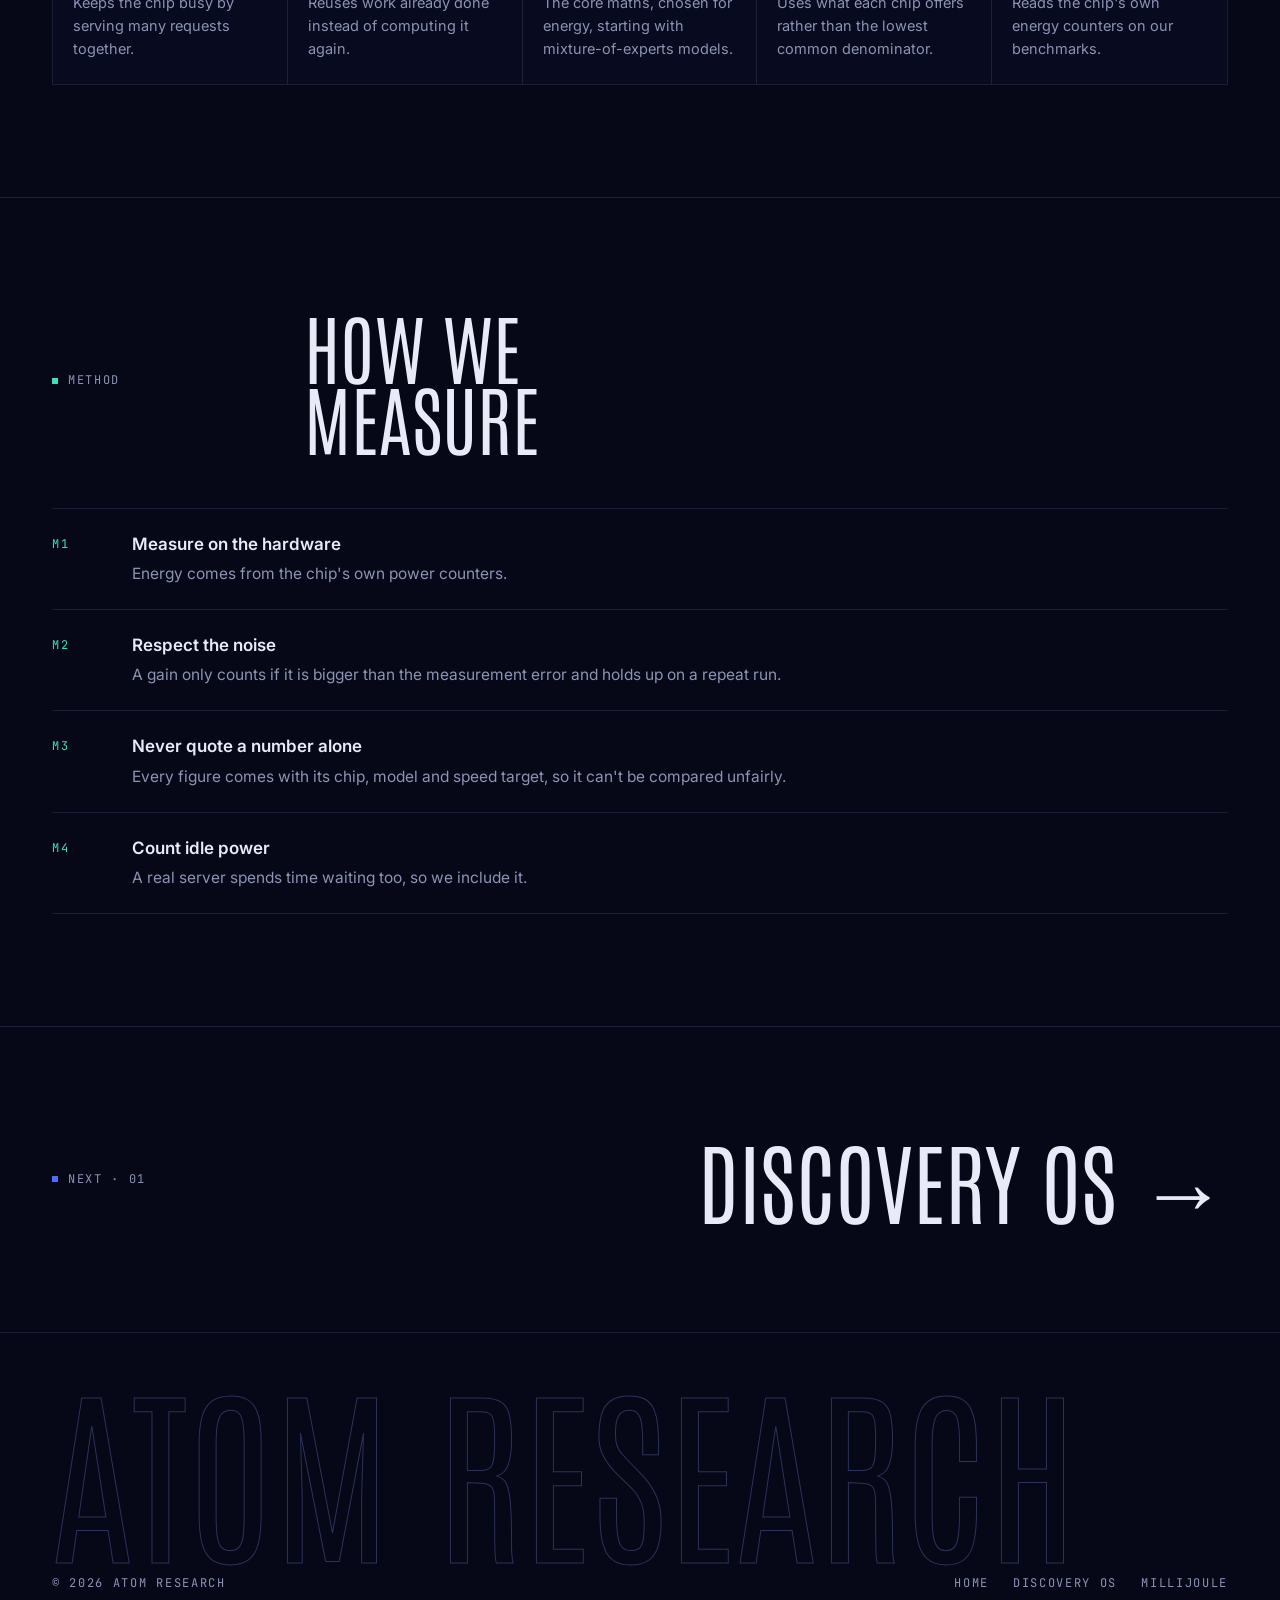
<file: millijoule.html>
<!doctype html>
<html lang="en">
<head>
  <meta charset="utf-8">
  <meta name="viewport" content="width=device-width, initial-scale=1">
  <title>MilliJoule · Atom Research</title>
  <meta name="description" content="MilliJoule: an AI inference engine built to use as little energy as possible for every answer, on NVIDIA, Apple and AMD chips.">
  <link rel="icon" href="favicon.svg" type="image/svg+xml">
  <link rel="preconnect" href="https://fonts.googleapis.com">
  <link rel="preconnect" href="https://fonts.gstatic.com" crossorigin>
  <link href="https://fonts.googleapis.com/css2?family=Antonio:wght@200;300;400&family=Inter:wght@400;600&family=JetBrains+Mono:wght@400&display=swap" rel="stylesheet">
  <link rel="stylesheet" href="styles.css">
</head>
<body class="energy-page">
  <canvas class="stars" data-viz="stars" aria-hidden="true"></canvas>
  <div class="page">
    <header class="site-header">
      <div class="wrap">
        <a class="brand" href="./" aria-label="Atom Research home">
          <svg viewBox="0 0 32 32" fill="none" stroke="currentColor" stroke-width="1.4" aria-hidden="true"><ellipse cx="16" cy="16" rx="13" ry="5"/><ellipse cx="16" cy="16" rx="13" ry="5" transform="rotate(60 16 16)"/><ellipse cx="16" cy="16" rx="13" ry="5" transform="rotate(120 16 16)"/><circle cx="16" cy="16" r="2.4" fill="currentColor" stroke="none"/></svg>
          <span>Atom Research</span>
        </a>
        <nav class="nav">
          <a href="discovery-os.html">Discovery OS</a>
          <a href="millijoule.html" aria-current="page">MilliJoule</a>
          <a class="hide-sm" href="./#principles">Principles</a>
        </nav>
      </div>
    </header>

    <main>
      <section class="p-hero">
        <canvas data-viz="power" aria-hidden="true"></canvas>
        <div class="wrap">
          <span class="label energy fade-in" data-scramble>02 · Energy-first inference</span>
          <h1 class="mega" style="white-space:normal"><span class="line"><span>Milli</span></span><span class="line"><span class="dim">Joule</span></span></h1>
          <p class="lede fade-in">An AI inference engine built around one number: the energy it takes to produce each word.</p>
        </div>
      </section>

      <section class="section">
        <div class="wrap">
          <span class="label energy reveal" data-scramble>The problem</span>
          <p class="statement reveal d1" style="margin-top:28px">Every AI answer costs <span class="en">energy</span>. As AI use grows, so does the bill, yet today's engines are tuned for speed, not energy.</p>
        </div>
      </section>

      <section class="section">
        <div class="wrap split">
          <div class="reveal">
            <span class="label energy" data-scramble>Our answer</span>
            <h2 class="split-title">Start from the joules</h2>
            <p class="big">MilliJoule judges every design choice by the energy per word it produces, measured on the chip itself, at the speed users expect.</p>
          </div>
          <div class="viz-box reveal d1">
            <span class="label energy">Power trace</span>
            <canvas data-viz="power" aria-hidden="true"></canvas>
            <span class="caption">Illustration</span>
          </div>
        </div>
      </section>

      <section class="section">
        <div class="wrap">
          <div class="section-head reveal">
            <span class="label energy" data-scramble>Platforms</span>
            <div>
              <h2>Runs where<br>AI runs</h2>
              <p>One engine, tuned for each chip family instead of one lowest-common-denominator path.</p>
            </div>
          </div>
          <div class="platforms reveal d1">
            <div class="platform">
              <span class="chip">CUDA</span>
              <h3>NVIDIA GPUs</h3>
              <p>Planned for Blackwell-class data-centre GPUs and newer.</p>
              <span class="status">Planned</span>
            </div>
            <a class="platform live" href="millijoule-mlx.html">
              <span class="chip">MLX</span>
              <h3>Apple silicon</h3>
              <p>Runs on Macs today, with first results against the leading open engines.</p>
              <span class="status">See the results <span class="arrow">→</span></span>
            </a>
            <div class="platform">
              <span class="chip">ROCm</span>
              <h3>AMD GPUs</h3>
              <p>The same engine on AMD Instinct accelerators.</p>
              <span class="status">Planned</span>
            </div>
          </div>
        </div>
      </section>

      <section class="section">
        <div class="wrap">
          <div class="section-head reveal">
            <span class="label energy" data-scramble>Architecture</span>
            <div>
              <h2>Where the<br>joules go</h2>
              <p>Energy is spent at every stage of serving a request, so we build and measure the engine as one system.</p>
            </div>
          </div>
          <div class="pipeline reveal d1">
            <div class="flow"></div>
            <div class="stage"><span class="n">01</span><h3>Scheduler</h3><p>Keeps the chip busy by serving many requests together.</p></div>
            <div class="stage"><span class="n">02</span><h3>Memory</h3><p>Reuses work already done instead of computing it again.</p></div>
            <div class="stage"><span class="n">03</span><h3>Kernels</h3><p>The core maths, chosen for energy, starting with mixture-of-experts models.</p></div>
            <div class="stage"><span class="n">04</span><h3>Hardware</h3><p>Uses what each chip offers rather than the lowest common denominator.</p></div>
            <div class="stage"><span class="n">05</span><h3>Meter</h3><p>Reads the chip's own energy counters on our benchmarks.</p></div>
          </div>
        </div>
      </section>

      <section class="section">
        <div class="wrap">
          <div class="section-head reveal">
            <span class="label energy" data-scramble>Method</span>
            <div><h2>How we<br>measure</h2></div>
          </div>
          <ul class="rules reveal d1">
            <li><span class="n">M1</span><div><strong>Measure on the hardware</strong><span>Energy comes from the chip's own power counters.</span></div></li>
            <li><span class="n">M2</span><div><strong>Respect the noise</strong><span>A gain only counts if it is bigger than the measurement error and holds up on a repeat run.</span></div></li>
            <li><span class="n">M3</span><div><strong>Never quote a number alone</strong><span>Every figure comes with its chip, model and speed target, so it can't be compared unfairly.</span></div></li>
            <li><span class="n">M4</span><div><strong>Count idle power</strong><span>A real server spends time waiting too, so we include it.</span></div></li>
          </ul>
        </div>
      </section>

      <section class="section">
        <div class="wrap next reveal">
          <span class="label">Next · 01</span>
          <a class="big" href="discovery-os.html">Discovery OS →</a>
        </div>
      </section>
    </main>

    <footer class="site-footer">
      <div class="wrap">
        <p class="footer-mega" aria-hidden="true">Atom Research</p>
        <div class="footer-row">
          <span>© 2026 Atom Research</span>
          <nav><a href="./">Home</a><a href="discovery-os.html">Discovery OS</a><a href="millijoule.html">MilliJoule</a></nav>
        </div>
      </div>
    </footer>
  </div>
  <script src="site.js"></script>
</body>
</html>
</file>
<file: styles.css>
:root {
  --space: #060818;
  --space-2: #0b0f26;
  --panel: #0d1230;
  --ink: #e8ebf7;
  --muted: #8c93b3;
  --faint: #4a5175;
  --line: rgba(160, 172, 230, 0.14);
  --line-strong: rgba(160, 172, 230, 0.28);
  --accent: #4d6bff;
  --accent-hi: #8ea2ff;
  --energy: #3ee0b4;
  --maxw: 1240px;
  --display: "Antonio", "Arial Narrow", sans-serif;
  --mono: "JetBrains Mono", ui-monospace, SFMono-Regular, Menlo, monospace;
  --sans: "Inter", system-ui, -apple-system, "Segoe UI", sans-serif;
  color-scheme: dark;
}

* { box-sizing: border-box; }
html { -webkit-text-size-adjust: 100%; scroll-behavior: smooth; }
body {
  margin: 0;
  background: var(--space);
  color: var(--ink);
  font-family: var(--sans);
  font-size: 17px;
  line-height: 1.6;
  overflow-x: hidden;
}
a { color: inherit; text-decoration: none; }
img { max-width: 100%; display: block; }
::selection { background: var(--accent); color: #fff; }

/* page-wide starfield */
.stars { position: fixed; inset: 0; width: 100%; height: 100%; z-index: 0; pointer-events: none; }
.page { position: relative; z-index: 1; }

.wrap { max-width: var(--maxw); margin: 0 auto; padding: 0 16px; position: relative; }
@media (min-width: 900px) { .wrap { padding: 0 32px; } }

/* frame lines (crosshair grid) */
.framed { border-left: 1px solid var(--line); border-right: 1px solid var(--line); }
.plus { position: absolute; width: 11px; height: 11px; pointer-events: none; color: var(--accent-hi); opacity: .7; }
.plus::before, .plus::after { content: ""; position: absolute; background: currentColor; }
.plus::before { left: 5px; top: 0; width: 1px; height: 11px; }
.plus::after { top: 5px; left: 0; height: 1px; width: 11px; }
.plus.tl { top: -6px; left: -6px; } .plus.tr { top: -6px; right: -6px; }
.plus.bl { bottom: -6px; left: -6px; } .plus.br { bottom: -6px; right: -6px; }

/* labels */
.label {
  font-family: var(--mono); font-size: 12px; letter-spacing: .14em; text-transform: uppercase;
  color: var(--muted); display: inline-flex; align-items: center; gap: 10px;
}
.label::before { content: ""; width: 6px; height: 6px; background: var(--accent); display: inline-block; }
.label.energy::before { background: var(--energy); }

/* header */
.site-header {
  position: sticky; top: 0; z-index: 20;
  background: rgba(6, 8, 24, .72);
  backdrop-filter: blur(12px); -webkit-backdrop-filter: blur(12px);
  border-bottom: 1px solid var(--line);
}
.site-header .wrap { display: flex; align-items: center; justify-content: space-between; height: 64px; gap: 16px; }
.brand { display: flex; align-items: center; gap: 10px; font-family: var(--mono); font-size: 13px; letter-spacing: .18em; text-transform: uppercase; }
.brand svg { width: 26px; height: 26px; color: var(--accent-hi); animation: spin 24s linear infinite; }
.nav { display: flex; gap: 28px; font-family: var(--mono); font-size: 12px; letter-spacing: .14em; text-transform: uppercase; }
.nav a { color: var(--muted); transition: color .2s; position: relative; }
.nav a:hover, .nav a[aria-current="page"] { color: var(--ink); }
.nav a[aria-current="page"]::after { content: ""; position: absolute; left: 0; right: 0; bottom: -6px; height: 1px; background: var(--accent); }
@media (max-width: 640px) { .nav { gap: 16px; font-size: 11px; } .nav .hide-sm { display: none; } .brand span { display: none; } }

/* buttons */
.btns { display: flex; gap: 10px; flex-wrap: wrap; }
.btn {
  display: inline-flex; align-items: center; gap: 10px; height: 44px; padding: 0 18px;
  font-family: var(--mono); font-size: 12px; letter-spacing: .14em; text-transform: uppercase;
  border: 1px solid var(--line-strong); color: var(--ink); background: rgba(13, 18, 48, .6);
  transition: background .2s, border-color .2s, transform .2s;
}
.btn:hover { border-color: var(--accent-hi); transform: translateY(-1px); }
.btn.solid { background: var(--accent); border-color: var(--accent); color: #fff; }
.btn.solid:hover { background: #5f7bff; }
.btn .arrow { transition: transform .2s; }
.btn:hover .arrow { transform: translateX(3px); }

/* hero */
.hero { position: relative; min-height: calc(100svh - 64px); display: flex; flex-direction: column; overflow: hidden; }
.hero canvas.hero-canvas { position: absolute; inset: 0; width: 100%; height: 100%; }
.hero .wrap { flex: 1; width: 100%; display: flex; flex-direction: column; justify-content: space-between; padding-bottom: 48px; }
.hero-top { padding-top: 28px; display: flex; justify-content: space-between; gap: 16px; flex-wrap: wrap; }
.mega {
  font-family: var(--display); font-weight: 300; text-transform: uppercase;
  font-size: clamp(64px, 13.4vw, 196px); line-height: .86; letter-spacing: -0.005em;
  margin: 0; white-space: nowrap;
}
.mega .dim { color: transparent; -webkit-text-stroke: 1px rgba(232, 235, 247, .55); }
.hero-foot { display: grid; grid-template-columns: minmax(0, 1.2fr) minmax(0, 1fr); gap: 32px; align-items: end; margin-top: 28px; }
.hero-foot p { margin: 0; color: var(--muted); font-size: clamp(16px, 1.6vw, 19px); max-width: 52ch; }
.hero-foot .btns { justify-content: flex-end; }
@media (max-width: 760px) {
  .hero-foot { grid-template-columns: 1fr; }
  .hero-foot .btns { justify-content: flex-start; }
  .mega { white-space: normal; }
  .scroll-cue { display: none; }
}

.scroll-cue { position: absolute; left: 50%; bottom: 14px; transform: translateX(-50%); width: 1px; height: 36px; background: linear-gradient(var(--accent-hi), transparent); animation: cue 2.4s ease-in-out infinite; }

/* marquee */
.marquee { border-top: 1px solid var(--line); border-bottom: 1px solid var(--line); overflow: hidden; background: rgba(11, 15, 38, .6); }
.marquee-track { display: flex; width: max-content; animation: marquee 40s linear infinite; }
.marquee span { font-family: var(--mono); font-size: 12px; letter-spacing: .2em; text-transform: uppercase; color: var(--muted); padding: 16px 28px; white-space: nowrap; }
.marquee span i { font-style: normal; color: var(--accent-hi); margin-left: 56px; }

/* sections */
.section { position: relative; padding: 112px 0; }
.section + .section { border-top: 1px solid var(--line); }
.section-head { display: grid; grid-template-columns: 220px 1fr; gap: 32px; margin-bottom: 56px; }
.section-head h2 {
  font-family: var(--display); font-weight: 300; text-transform: uppercase; margin: 0;
  font-size: clamp(40px, 6vw, 84px); line-height: .92; letter-spacing: 0;
}
.section-head p { color: var(--muted); max-width: 60ch; margin: 18px 0 0; }
@media (max-width: 760px) { .section { padding: 72px 0; } .section-head { grid-template-columns: 1fr; gap: 16px; margin-bottom: 36px; } }

.statement {
  font-family: var(--display); font-weight: 300; text-transform: uppercase;
  font-size: clamp(30px, 4.3vw, 60px); line-height: 1.04; margin: 0; max-width: 24ch;
}
.statement em { font-style: normal; color: var(--accent-hi); }
.statement .en { color: var(--energy); }

/* research panels (home) */
.panels { display: grid; grid-template-columns: 1fr 1fr; border: 1px solid var(--line); position: relative; }
.panel { position: relative; display: flex; flex-direction: column; min-height: 560px; background: rgba(11, 15, 38, .55); transition: background .3s; }
.panel + .panel { border-left: 1px solid var(--line); }
.panel:hover { background: rgba(16, 22, 58, .75); }
.panel .viz { position: relative; flex: 1; min-height: 340px; border-bottom: 1px solid var(--line); overflow: hidden; }
.panel .viz canvas { position: absolute; inset: 0; width: 100%; height: 100%; }
.panel .viz .label { position: absolute; top: 18px; left: 20px; z-index: 1; }
.panel .body { padding: 28px; display: grid; gap: 14px; }
.panel h3 { font-family: var(--display); font-weight: 400; text-transform: uppercase; font-size: 44px; line-height: 1; margin: 0; letter-spacing: .01em; }
.panel p { margin: 0; color: var(--muted); }
.panel .go { font-family: var(--mono); font-size: 12px; letter-spacing: .14em; text-transform: uppercase; color: var(--accent-hi); display: inline-flex; gap: 10px; align-items: center; }
.panel.energy .go { color: var(--energy); }
.panel:hover .go .arrow { transform: translateX(4px); }
.go .arrow { transition: transform .2s; }
@media (max-width: 860px) { .panels { grid-template-columns: 1fr; } .panel + .panel { border-left: 0; border-top: 1px solid var(--line); } .panel { min-height: 0; } }

/* numbered principles */
.principles { display: grid; grid-template-columns: repeat(3, 1fr); border-top: 1px solid var(--line); }
.principle { padding: 32px 28px 8px 0; }
.principle + .principle { padding-left: 28px; border-left: 1px solid var(--line); }
.principle .n { font-family: var(--mono); font-size: 12px; color: var(--accent-hi); letter-spacing: .14em; }
.principle h3 { font-family: var(--display); font-weight: 400; text-transform: uppercase; font-size: 30px; line-height: 1.05; margin: 14px 0 10px; }
.principle p { color: var(--muted); margin: 0; font-size: 15.5px; }
@media (max-width: 860px) { .principles { grid-template-columns: 1fr; } .principle + .principle { padding-left: 0; border-left: 0; border-top: 1px solid var(--line); } }

/* product page */
.p-hero { position: relative; min-height: 78svh; display: flex; overflow: hidden; border-bottom: 1px solid var(--line); }
.p-hero canvas { position: absolute; inset: 0; width: 100%; height: 100%; }
.p-hero::after { content: ""; position: absolute; inset: 0; background: linear-gradient(90deg, rgba(6,8,24,.92) 0%, rgba(6,8,24,.55) 45%, rgba(6,8,24,0) 75%); pointer-events: none; }
.p-hero .wrap { position: relative; z-index: 1; flex: 1; display: flex; flex-direction: column; justify-content: center; padding-top: 56px; padding-bottom: 56px; gap: 22px; }
.p-hero h1 { font-family: var(--display); font-weight: 300; text-transform: uppercase; font-size: clamp(60px, 10vw, 150px); line-height: .88; margin: 0; }
.p-hero .lede { color: var(--muted); font-size: clamp(17px, 1.7vw, 20px); max-width: 46ch; margin: 0; }
@media (max-width: 760px) { .p-hero::after { background: linear-gradient(0deg, rgba(6,8,24,.95) 20%, rgba(6,8,24,.35) 100%); } .p-hero .wrap { justify-content: flex-end; } }

.split { display: grid; grid-template-columns: minmax(0, 1fr) minmax(0, 1fr); gap: 56px; align-items: center; }
.split p { color: var(--muted); }
.split p.big { color: var(--ink); font-size: clamp(19px, 2vw, 23px); line-height: 1.5; }
@media (max-width: 860px) { .split { grid-template-columns: 1fr; gap: 32px; } }

.features { display: grid; grid-template-columns: repeat(3, 1fr); border: 1px solid var(--line); }
.feature { padding: 28px; border-right: 1px solid var(--line); border-bottom: 1px solid var(--line); background: rgba(11, 15, 38, .5); transition: background .3s; }
.feature:nth-child(3n) { border-right: 0; }
.feature:nth-last-child(-n+3) { border-bottom: 0; }
.feature:hover { background: rgba(16, 22, 58, .8); }
.feature .n { font-family: var(--mono); font-size: 12px; color: var(--accent-hi); letter-spacing: .14em; }
.energy-page .feature .n { color: var(--energy); }
.feature h3 { font-family: var(--display); font-weight: 400; text-transform: uppercase; font-size: 26px; line-height: 1.05; margin: 12px 0 8px; }
.feature p { color: var(--muted); margin: 0; font-size: 15.5px; }
@media (max-width: 860px) {
  .features { grid-template-columns: 1fr; }
  .feature { border-right: 0 !important; border-bottom: 1px solid var(--line) !important; }
  .feature:last-child { border-bottom: 0 !important; }
}

/* loop diagram */
.loop-diagram { width: 100%; max-width: 520px; margin: 0 auto; display: block; overflow: visible; }
.loop-diagram .ring { fill: none; stroke: var(--line-strong); stroke-width: 1; stroke-dasharray: 2 6; }
.loop-diagram .node rect { fill: var(--space-2); stroke: var(--line-strong); }
.loop-diagram .node text { fill: var(--ink); font-family: var(--mono); font-size: 11px; letter-spacing: .14em; text-anchor: middle; dominant-baseline: middle; }
.loop-diagram .node.on rect { stroke: var(--accent-hi); fill: #141c4d; }
.loop-diagram .core { fill: var(--accent); }
.loop-diagram .core-text { fill: #fff; font-family: var(--display); font-size: 26px; text-anchor: middle; dominant-baseline: middle; letter-spacing: .04em; }
.loop-diagram .comet { fill: var(--accent-hi); }

/* pipeline (millijoule) */
.pipeline { display: grid; grid-template-columns: repeat(5, 1fr); border: 1px solid var(--line); position: relative; }
.stage { padding: 24px 20px; border-right: 1px solid var(--line); position: relative; background: rgba(11, 15, 38, .5); }
.stage:last-child { border-right: 0; }
.stage .n { font-family: var(--mono); font-size: 11px; color: var(--energy); letter-spacing: .14em; }
.stage h3 { font-family: var(--display); font-weight: 400; text-transform: uppercase; font-size: 24px; margin: 10px 0 6px; line-height: 1.05; }
.stage p { margin: 0; color: var(--muted); font-size: 14.5px; }
.pipeline .flow { position: absolute; left: 0; right: 0; top: 0; height: 2px; overflow: hidden; }
.pipeline .flow::after { content: ""; position: absolute; top: 0; left: -30%; width: 30%; height: 2px; background: linear-gradient(90deg, transparent, var(--energy), transparent); animation: flow 3.2s linear infinite; }
@media (max-width: 960px) { .pipeline { grid-template-columns: 1fr; } .stage { border-right: 0; border-bottom: 1px solid var(--line); } .stage:last-child { border-bottom: 0; } .pipeline .flow { display: none; } }

.rules { list-style: none; margin: 0; padding: 0; border-top: 1px solid var(--line); }
.rules li { display: grid; grid-template-columns: 64px 1fr; gap: 16px; padding: 22px 0; border-bottom: 1px solid var(--line); }
.rules li .n { font-family: var(--mono); font-size: 12px; color: var(--energy); letter-spacing: .14em; padding-top: 4px; }
.rules li strong { display: block; font-weight: 600; margin-bottom: 2px; }
.rules li span { color: var(--muted); font-size: 15.5px; }

.viz-box { position: relative; aspect-ratio: 4 / 3; border: 1px solid var(--line); background: rgba(11, 15, 38, .5); }
.viz-box canvas { position: absolute; inset: 0; width: 100%; height: 100%; }
.viz-box .label { position: absolute; top: 16px; left: 18px; z-index: 1; }
.viz-box .caption { position: absolute; bottom: 14px; left: 18px; right: 18px; font-family: var(--mono); font-size: 11px; color: var(--faint); letter-spacing: .1em; text-transform: uppercase; }

/* results (millijoule mlx) */
.stats { display: grid; grid-template-columns: repeat(3, 1fr); border: 1px solid var(--line); position: relative; }
.stat { padding: 30px 28px; border-right: 1px solid var(--line); background: rgba(11, 15, 38, .5); }
.stat:last-child { border-right: 0; }
.stat .big { font-family: var(--display); font-weight: 300; font-size: clamp(56px, 7vw, 96px); line-height: .9; color: var(--ink); }
.stat .big small { font-size: .45em; color: var(--energy); margin-left: 4px; }
.stat h3 { font-family: var(--mono); font-weight: 400; font-size: 12px; letter-spacing: .14em; text-transform: uppercase; color: var(--energy); margin: 16px 0 8px; }
.stat p { margin: 0; color: var(--muted); font-size: 15px; }
@media (max-width: 860px) { .stats { grid-template-columns: 1fr; } .stat { border-right: 0; border-bottom: 1px solid var(--line); } .stat:last-child { border-bottom: 0; } }

.chart { border: 1px solid var(--line); background: rgba(11, 15, 38, .5); padding: 26px 28px 22px; }
.chart + .chart { margin-top: 20px; }
.chart-head { display: flex; justify-content: space-between; align-items: baseline; gap: 16px; flex-wrap: wrap; margin-bottom: 18px; }
.chart-head h3 { font-family: var(--display); font-weight: 400; text-transform: uppercase; font-size: 26px; line-height: 1.05; margin: 0; }
.chart-head .unit { font-family: var(--mono); font-size: 11px; letter-spacing: .12em; text-transform: uppercase; color: var(--faint); }
.bars { list-style: none; margin: 0; padding: 0; display: grid; gap: 10px; }
.bars li { display: grid; grid-template-columns: minmax(150px, 230px) 1fr 108px; gap: 14px; align-items: center; font-size: 14.5px; }
.bars .name { color: var(--muted); }
.bars li.us .name { color: var(--ink); font-weight: 600; }
.bars .track { height: 12px; background: rgba(74, 81, 117, .18); position: relative; overflow: hidden; }
.bars .track i { position: absolute; inset: 0 auto 0 0; width: var(--w); background: repeating-linear-gradient(90deg, rgba(142,162,255,.55) 0 3px, transparent 3px 5px); transform: scaleX(0); transform-origin: left; transition: transform 1.2s cubic-bezier(.2,.7,.2,1); }
.bars li.us .track i { background: repeating-linear-gradient(90deg, var(--energy) 0 3px, transparent 3px 5px); }
.bars li.na .track i { display: none; }
.reveal.in .bars .track i { transform: scaleX(1); }
.bars .val { font-family: var(--mono); font-size: 13px; color: var(--ink); text-align: right; white-space: nowrap; }
.bars li.na .val { color: var(--faint); font-size: 11.5px; white-space: normal; }
.bars .group { font-family: var(--mono); font-size: 11px; letter-spacing: .14em; text-transform: uppercase; color: var(--faint); padding-top: 10px; display: block; }
.bars .group:first-child { padding-top: 0; }
.chart .notes { margin: 18px 0 0; padding: 16px 0 0; border-top: 1px solid var(--line); list-style: none; display: grid; gap: 6px; }
.chart .notes li { color: var(--muted); font-size: 14px; padding-left: 16px; position: relative; }
.chart .notes li::before { content: ""; position: absolute; left: 0; top: .62em; width: 6px; height: 1px; background: var(--faint); }
.chart-pair { display: grid; grid-template-columns: 1fr 1fr; gap: 20px; }
.chart-pair .chart + .chart { margin-top: 0; }
.chart-pair .bars li { grid-template-columns: 1fr auto; gap: 5px 12px; }
.chart-pair .bars .track { grid-column: 1 / -1; grid-row: 2; height: 10px; }
@media (max-width: 960px) { .chart-pair { grid-template-columns: 1fr; } }
.chart-trio { display: grid; grid-template-columns: repeat(3, 1fr); gap: 20px; }
.chart-trio .chart + .chart { margin-top: 0; }
.chart-trio .bars li { grid-template-columns: 1fr auto; gap: 5px 12px; }
.chart-trio .bars .track { grid-column: 1 / -1; grid-row: 2; height: 10px; }
@media (max-width: 1060px) { .chart-trio { grid-template-columns: 1fr; } }
@media (max-width: 640px) {
  .chart { padding: 22px 18px 18px; }
  .bars li { grid-template-columns: 1fr auto; gap: 4px 12px; }
  .bars .track { grid-column: 1 / -1; grid-row: 2; }
}
/* split heading */
.split-title { font-family: var(--display); font-weight: 300; text-transform: uppercase; font-size: clamp(36px, 4.6vw, 64px); line-height: .95; margin: 20px 0 22px; }
.split .chart { align-self: center; }

/* story rows (product walkthrough) */
.story-row { display: grid; grid-template-columns: minmax(0, 5fr) minmax(0, 7fr); gap: 64px; align-items: center; padding: 56px 0; }
.story-row + .story-row { border-top: 1px solid var(--line); }
.story-row:first-child { padding-top: 0; }
.story-row:last-child { padding-bottom: 0; }
.story-row.flip .story-text { order: 2; }
.story-text .n { font-family: var(--mono); font-size: 12px; color: var(--accent-hi); letter-spacing: .14em; }
.story-text h3 { font-family: var(--display); font-weight: 300; text-transform: uppercase; font-size: clamp(34px, 4vw, 56px); line-height: .95; margin: 14px 0 16px; }
.story-text p { color: var(--muted); font-size: 18px; margin: 0; max-width: 38ch; }
.story-row .shot { box-shadow: 0 30px 80px -30px rgba(77, 107, 255, .35); }
@media (max-width: 860px) { .story-row { grid-template-columns: 1fr; gap: 28px; padding: 40px 0; } .story-row.flip .story-text { order: 0; } }

/* platforms (millijoule) */
.platforms { display: grid; grid-template-columns: repeat(3, 1fr); border: 1px solid var(--line); position: relative; }
.platform { display: flex; flex-direction: column; gap: 10px; padding: 30px 28px; border-right: 1px solid var(--line); background: rgba(11, 15, 38, .5); transition: background .3s; }
.platform:last-child { border-right: 0; }
.platform .chip { align-self: flex-start; font-family: var(--mono); font-size: 11px; letter-spacing: .14em; color: var(--muted); border: 1px solid var(--line-strong); padding: 4px 8px; }
.platform h3 { font-family: var(--display); font-weight: 400; text-transform: uppercase; font-size: 34px; line-height: 1; margin: 8px 0 0; }
.platform p { color: var(--muted); margin: 0; font-size: 15.5px; flex: 1; }
.platform .status { font-family: var(--mono); font-size: 11px; letter-spacing: .14em; text-transform: uppercase; color: var(--faint); margin-top: 14px; }
.platform.live { background: rgba(62, 224, 180, .05); }
.platform.live .chip { color: var(--energy); border-color: rgba(62, 224, 180, .45); }
.platform.live .status { color: var(--energy); }
.platform.live .arrow { display: inline-block; transition: transform .2s; }
.platform.live:hover { background: rgba(62, 224, 180, .1); }
.platform.live:hover .arrow { transform: translateX(4px); }
@media (max-width: 860px) { .platforms { grid-template-columns: 1fr; } .platform { border-right: 0; border-bottom: 1px solid var(--line); } .platform:last-child { border-bottom: 0; } }

/* breadcrumb, footnotes */
.crumb { font-family: var(--mono); font-size: 12px; letter-spacing: .14em; text-transform: uppercase; color: var(--muted); }
.crumb:hover { color: var(--ink); }
sup { font-family: var(--mono); font-size: .6em; color: var(--energy); margin-left: 2px; }
.footnotes { list-style: none; margin: 0; padding: 0; counter-reset: fn; display: grid; gap: 10px; max-width: 90ch; }
.footnotes li { color: var(--faint); font-size: 13.5px; line-height: 1.55; padding-left: 26px; position: relative; }
.footnotes li:not(.plain) { counter-increment: fn; }
.footnotes li:not(.plain)::before { content: counter(fn); position: absolute; left: 0; top: 0; font-family: var(--mono); font-size: 11px; color: var(--energy); }
.footnotes li.plain { padding-left: 0; margin-bottom: 4px; }

/* gallery */
.gallery { display: grid; grid-template-columns: 1fr 1fr; gap: 20px; }
.shot { margin: 0; border: 1px solid var(--line); background: var(--space-2); overflow: hidden; position: relative; }
.shot img { width: 100%; height: auto; transition: transform .6s cubic-bezier(.2,.7,.2,1); }
.shot:hover img { transform: scale(1.02); }
.shot figcaption { padding: 14px 18px; font-size: 14.5px; color: var(--muted); border-top: 1px solid var(--line); }
.shot.wide { grid-column: 1 / -1; }
@media (max-width: 760px) { .gallery { grid-template-columns: 1fr; } }

.next { display: flex; justify-content: space-between; align-items: center; gap: 24px; flex-wrap: wrap; }
.next a.big { font-family: var(--display); font-weight: 300; text-transform: uppercase; font-size: clamp(44px, 7vw, 96px); line-height: .9; transition: color .2s; }
.next a.big:hover { color: var(--accent-hi); }

/* footer */
.site-footer { border-top: 1px solid var(--line); padding: 56px 0 32px; overflow: hidden; }
.footer-mega { font-family: var(--display); font-weight: 300; text-transform: uppercase; font-size: clamp(64px, 15vw, 220px); line-height: .8; color: transparent; -webkit-text-stroke: 1px rgba(142, 162, 255, .28); margin: 0 0 32px; white-space: nowrap; user-select: none; }
.footer-row { display: flex; justify-content: space-between; gap: 16px; flex-wrap: wrap; font-family: var(--mono); font-size: 12px; letter-spacing: .14em; text-transform: uppercase; color: var(--muted); }
.footer-row nav { display: flex; gap: 24px; flex-wrap: wrap; }
.footer-row a:hover { color: var(--ink); }

/* reveal animations */
.reveal { opacity: 0; transform: translateY(28px); transition: opacity .9s cubic-bezier(.2,.7,.2,1), transform .9s cubic-bezier(.2,.7,.2,1); }
.reveal.in { opacity: 1; transform: none; }
.reveal.d1 { transition-delay: .1s; } .reveal.d2 { transition-delay: .2s; } .reveal.d3 { transition-delay: .3s; }
.mega .line { display: block; overflow: hidden; padding-bottom: .08em; margin-bottom: -.08em; }
.mega .line > span { display: inline-block; transform: translateY(105%); animation: rise 1.2s cubic-bezier(.2,.7,.2,1) forwards; }
.mega .line:nth-child(2) > span { animation-delay: .12s; }
.fade-in { opacity: 0; animation: fadein 1.2s .5s ease forwards; }

@keyframes rise { to { transform: none; } }
@keyframes fadein { to { opacity: 1; } }
@keyframes spin { to { transform: rotate(360deg); } }
@keyframes marquee { to { transform: translateX(-50%); } }
@keyframes cue { 0%, 100% { opacity: .2; transform: translateX(-50%) scaleY(.6); } 50% { opacity: 1; transform: translateX(-50%) scaleY(1); } }
@keyframes flow { to { left: 100%; } }

@media (prefers-reduced-motion: reduce) {
  *, *::before, *::after { animation-duration: .001s !important; animation-iteration-count: 1 !important; transition-duration: .001s !important; }
  .reveal { opacity: 1; transform: none; }
  .marquee-track { animation: none; }
}
</file>
